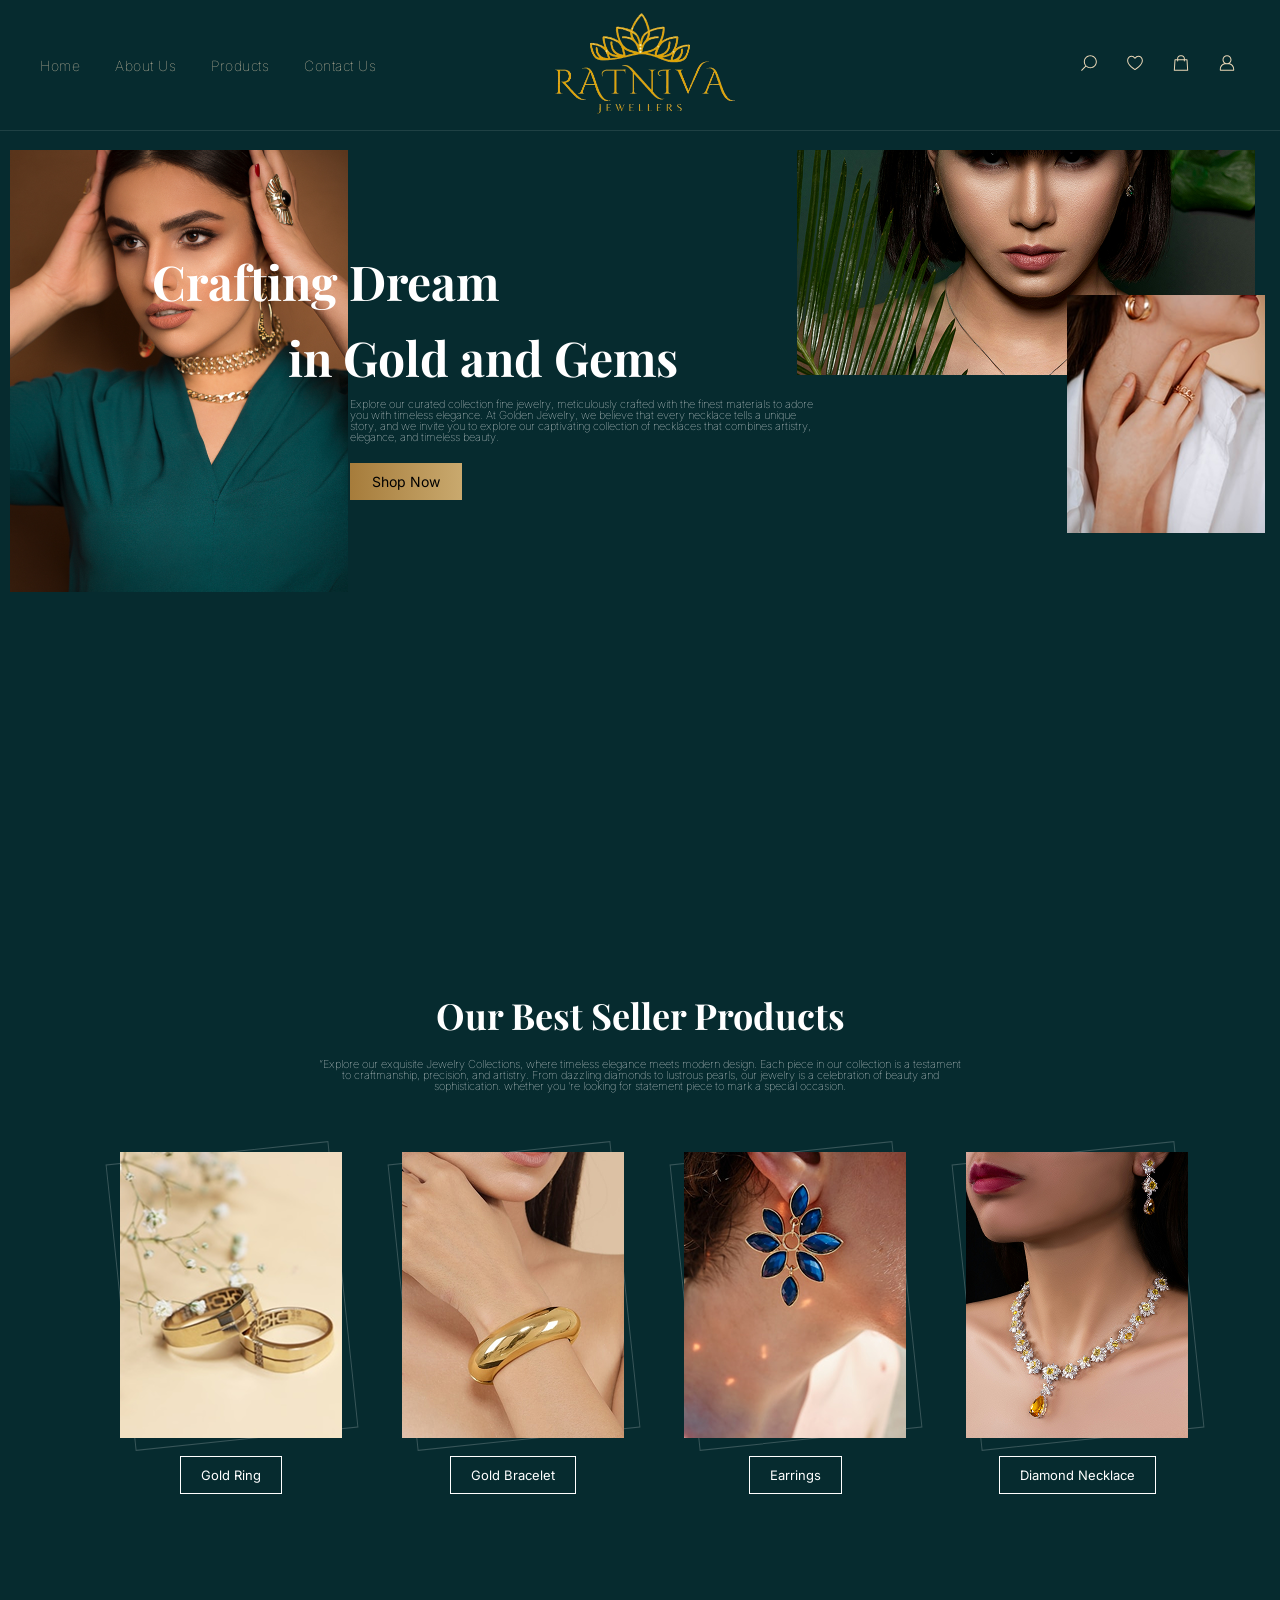
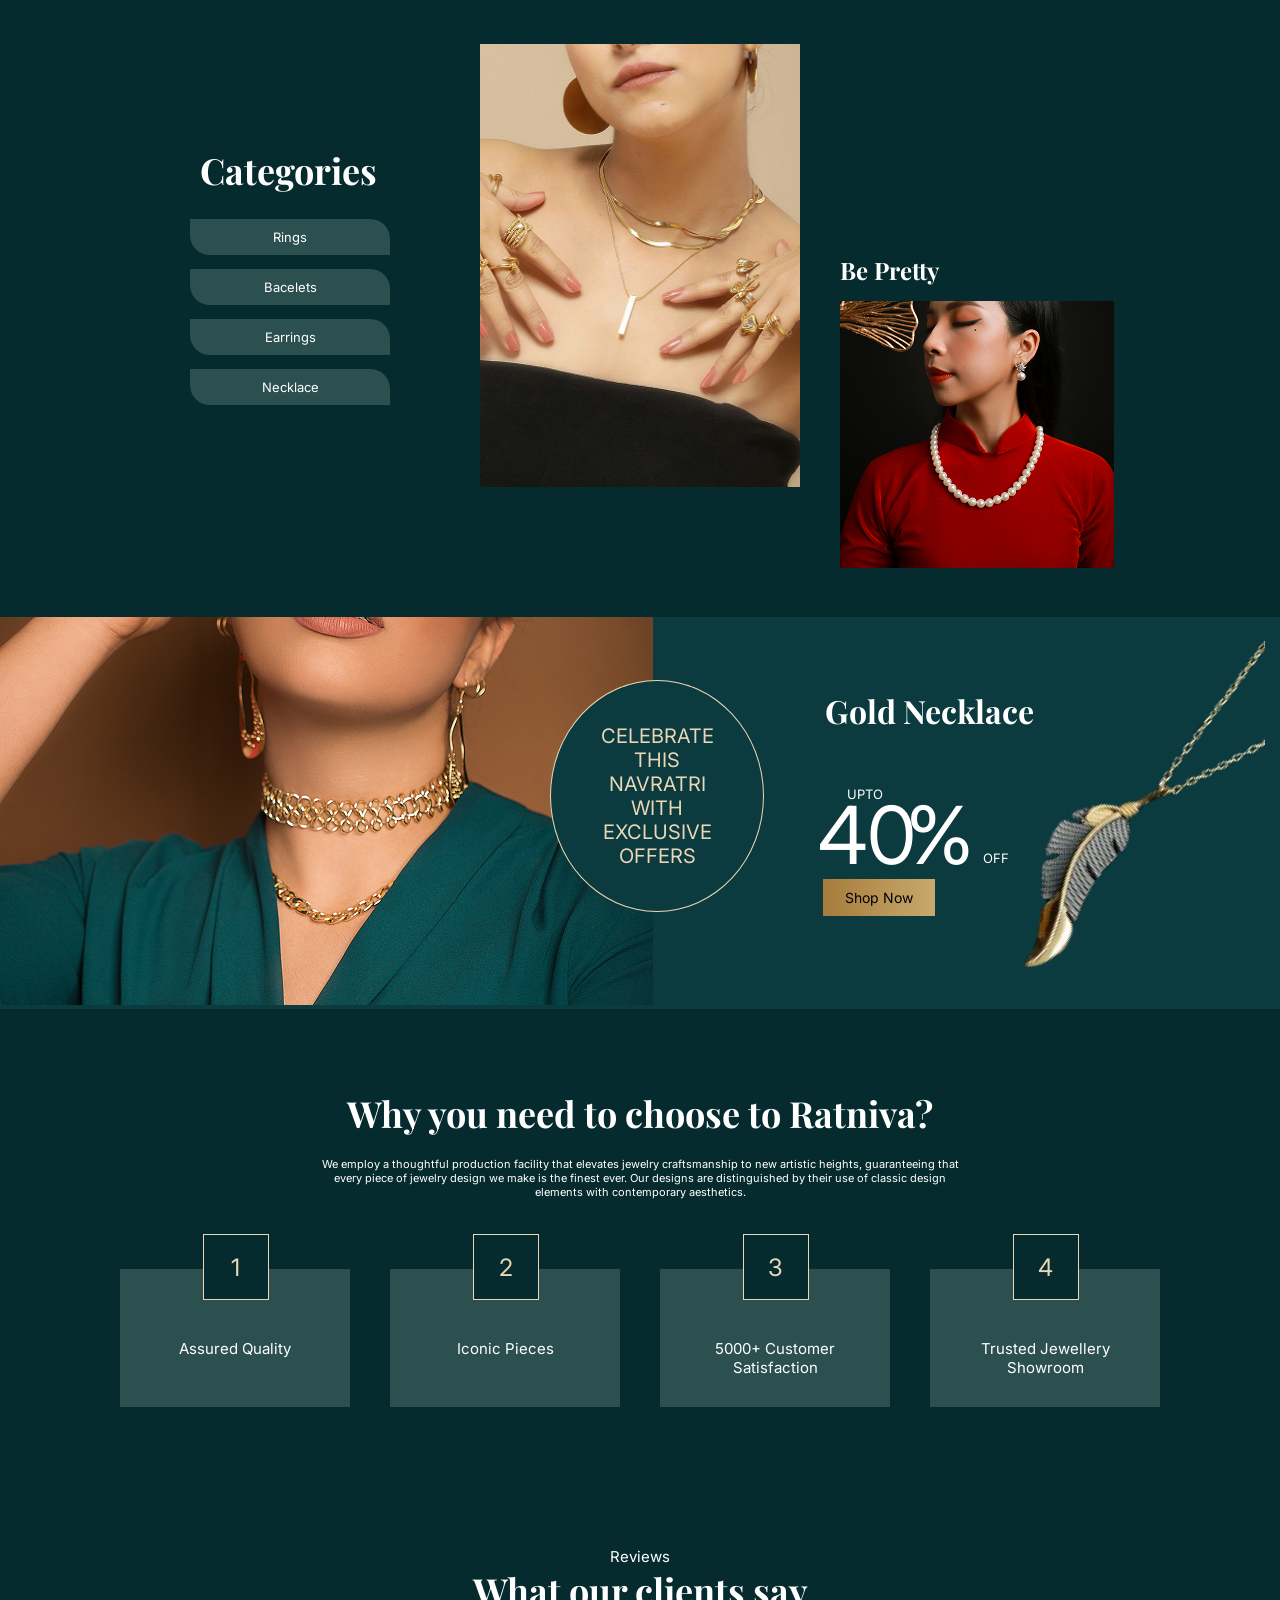
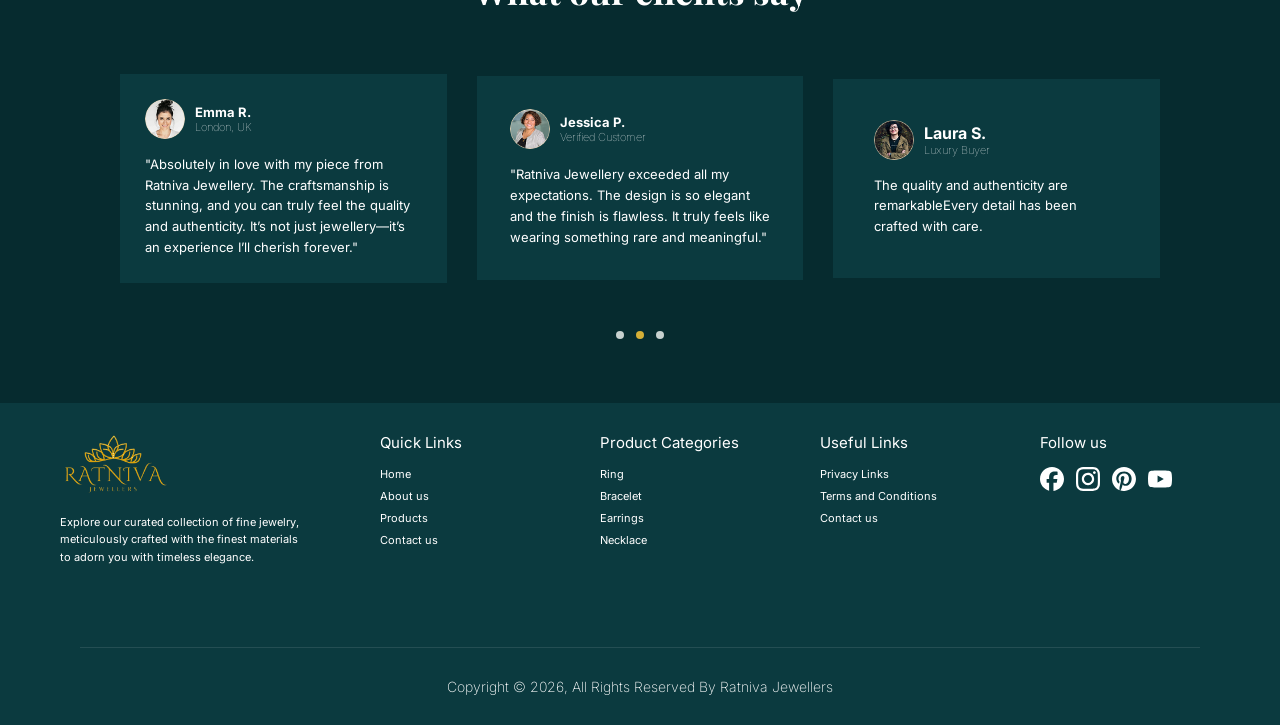
<file: index.html>
<!DOCTYPE html>
<html lang="en">
<head>
    <meta charset="UTF-8">
    <meta name="viewport" content="width=device-width, initial-scale=1.0">
    <title>Ratniva Jewellers</title>

    <link href="https://fonts.googleapis.com/css2?family=Playfair+Display:wght@400;600&family=Inter:wght@300;400;500&display=swap" rel="stylesheet">
    <link rel="stylesheet" href="style.css">
    
</head>
<body>
    <header>

        <nav class="navbar">
            <div class="nav-left">
                <a href="index.html">Home</a>
                <a href="about.html">About Us</a>
                <a href="product.html">Products</a>
                <a href="contact.html">Contact Us</a>
            </div>

            <div class="nav-logo">
                <img src="images/logo.png" alt="Ratniva Jewellers logo">
            </div>

            <div class="nav-right">
                <a href="#"> <img src="images/search.svg" class="icon"></a>
                <a href="#"> <img src="images/heart.svg" class="icon"></a>
                <a href="#"> <img src="images/bag.svg" class="icon"></a>
                <a href="#"> <img src="images/user.svg" class="icon"></a>
            </div>
        </nav>
    </header>

     <section class="hero">

        <div class="hero-cointainer">

            <div class="hero-left-img">
                <img src="images/left img.png" alt="left image">
            </div>

            <div class="hero-content">
                <h1>
                    Crafting Dream <br>
                    <span>in Gold and Gems</span>
                </h1>

                <p>
                   Explore our curated collection fine jewelry, meticulously crafted with the finest materials to adore you with timeless elegance. At Golden Jewelry, we believe that every necklace tells a unique story, and we invite you to explore our captivating collection of necklaces that combines artistry, elegance, and timeless beauty.
                </p>
                <a href="#" class="hero-btn">Shop Now</a>
            </div>
            <div class="hero-right-image"></div>
            <img src="images/img top.png" class="img-top">
            <img src="images/img bottom.png" class="img-bottom">
        </div>

    </section>

    <section class="best-seller">

        <h2 class="section-title">Our Best Seller Products</h2>
        
        <p class="section-desc">
            “Explore our exquisite Jewelry Collections, where timeless elegance meets modern design. Each piece in our collection is a 
             testament to craftmanship, precision, and artistry. From dazzling diamonds to lustrous pearls, our jewelry is a celebration of
            beauty and sophistication. whether you ‘re looking for statement piece to mark a special occasion. 
        </p>
        
        <div class="products">
            
            <div class="product-card">
                <div class="card-frame"></div>
                <img src="images/ring.png" alt="">
                <!-- <img src="images/heart.svg" class="wishlist" alt=""> -->
                <a href="#" class="product-btn">Gold Ring</a>
            </div>

            <div class="product-card">
                <div class="card-frame"></div>
                <img src="images/bracelet.png" alt="">
                <!-- <img src="images/heart.svg" class="wishlist" alt=""> -->
                <a href="#" class="product-btn">Gold Bracelet</a>
            </div>

            <div class="product-card">
                <div class="card-frame"></div>
                <img src="images/earring.png" alt="">
                <!-- <img src="images/heart.svg" class="wishlist" alt=""> -->
                <a href="#" class="product-btn">Earrings</a>
            </div>

            <div class="product-card">
                <div class="card-frame"></div>
                <img src="images/necklace.png" alt="">
                <!-- <img src="images/heart.svg" class="wishlist" alt=""> -->
                <a href="#" class="product-btn">Diamond Necklace</a>
            </div>

        </div>
    </section>

    <section class="categories-section">

        <div class="categories-cointainer">

            <div class="categories-left">
                <h2>Categories</h2>
                <div class="categories-list">
                    <a href="#">Rings</a>
                    <a href="#">Bacelets</a>
                    <a href="#">Earrings</a>
                    <a href="#">Necklace</a>
                </div>
            </div>

            <div class="categories-center">
            <img src="images/model1.png" alt="">
            </div>

            <div class="categories-right">
                <h3>Be Pretty</h3>
                <img src="images/model2.png" alt="">
            </div>
        </div>
    </section>

    <section class="offer-section">
        <div class="offer-cointainer">

        <div class="offer-left">
            <img src="images/offer-left.jpg" alt="">
        </div>

        <div class="offer-circle">
            <p>
                CELEBRATE <br>
                THIS <br>
                NAVRATRI <br>
                WITH <br>
                EXCLUSIVE <br>
                OFFERS
            </p>
        </div>

        <div class="offer-right">
            <h2>Gold Necklace</h2>
            <p class="upto">UPTO</p>
            <h class="discount">40 <span>%</span></h>
            <p class="off">OFF</p>
            <a href="#" class="offer-btn">Shop Now</a>
            <img src="images/product.png" alt="" class="product-img">
        </div>

        </div>
    </section>

    <section class="why-section">
        <h2 class="why-title">Why you need to choose to Ratniva?</h2>
        <p class="why-desc">
            We employ a thoughtful production facility that elevates jewelry craftsmanship to new artistic heights, guaranteeing that every piece of jewelry design we make is the finest ever. Our designs are distinguished by their use of classic design elements with contemporary aesthetics.
        </p>

        <div class="why-cointainer">
            <div class="why-card">
                <div class="number">1</div>
                <p>Assured Quality</p>
            </div>

            <div class="why-card">
                <div class="number">2</div>
                <p>Iconic Pieces</p>
            </div>

            <div class="why-card">
                <div class="number">3</div>
                <p>5000+ Customer Satisfaction</p>
            </div>

            <div class="why-card">
                <div class="number">4</div>
                <p>Trusted Jewellery Showroom</p>
            </div>

        </div>
    </section>

    <section class="review-section">
        
        <p class="review-sub">Reviews</p>
        <h2 class="review-title">What our clients say</h2>

        <div class="review-cointainer">

            <div class="review-card">
                <div class="review-top">
                 <img src="images/user1.png">
                <div>
                 <h4>Emma R.</h4>
                <p class="small">London, UK</p>
                </div>   
                </div>
                <p class="review-text">
                    "Absolutely in love with my piece from Ratniva Jewellery. The craftsmanship is stunning, and you can truly feel the quality and authenticity. It’s not just jewellery—it’s an experience I’ll cherish forever."
                </p>
            </div>

                <div class="review-card-center">
                  <div class="review-top">
                    <img src="images/user2.png">
                    <div>
                        <h4>Jessica P.</h4>
                        <p class="small">Verified Customer</p>
                    </div>
                  </div>
                  <p class="review-text">
                       "Ratniva Jewellery exceeded all my expectations. The design is so elegant and the finish is flawless. It truly feels like wearing something rare and meaningful."
                  </p>
                </div>

                <div class="review-card-last">
                    <div class="review-top">
                        <img src="images/user3.png">
                        <div>
                            <h4>Laura S.</h4>
                            <p class="small">Luxury Buyer</p>
                        </div>
                    </div>
                    <p class="review-text">
                         The quality and authenticity are remarkableEvery detail has been crafted with care.
                    </p>
                </div>
        </div>
        <div class="dots">
            <span></span>
            <span class="active"></span>
            <span></span>
        </div>

    </section>

   <footer class="footer">

    <div class="footer-cointainer">

        <div class="footer-col footer-brand">
            <img src="images/logo.png" class="footer-logo">
            <p>
                  Explore our curated collection of fine jewelry, 
                meticulously crafted with the finest materials 
                 to adorn you with timeless elegance.
            </p>
        </div>
        <div class="footer-col">
            <h3>Quick Links</h3>
            <ul>
                <li><a href="index.html">Home</a></li>
                <li><a href="about.html">About us</a></li>
                <li><a href="product.html">Products</a></li>
                <li><a href="contact.html">Contact us</a></li>
            </ul>
        </div>
        <div class="footer-col">
            <h3>Product Categories</h3>
            <ul>
                <li><a href="#">Ring</a></li>
                <li><a href="#">Bracelet</a></li>
                <li><a href="#">Earrings</a></li>
                <li><a href="#">Necklace</a></li>
            </ul>
        </div>
        <div class="footer-col">
            <h3>Useful Links</h3>
            <ul>
                <li><a href="#">Privacy Links</a></li>
                <li><a href="#">Terms and Conditions</a></li>
                <li><a href="#">Contact us</a></li>
            </ul>
        </div>
        <div class="footer-col">
            <h3>Follow us</h3>
            <div class="social-links">
                <img src="images/Social-4.svg">
                <img src="images/Social-1.svg">
                <img src="images/Social-2.svg">
                <img src="images/Social-3.svg">
            </div>
        </div>
    </div>

    <div class="footer-bottom">
        Copyright &copy; 2026, All Rights Reserved By Ratniva Jewellers
    </div>
   </footer>
    
</body>
</html>
</file>
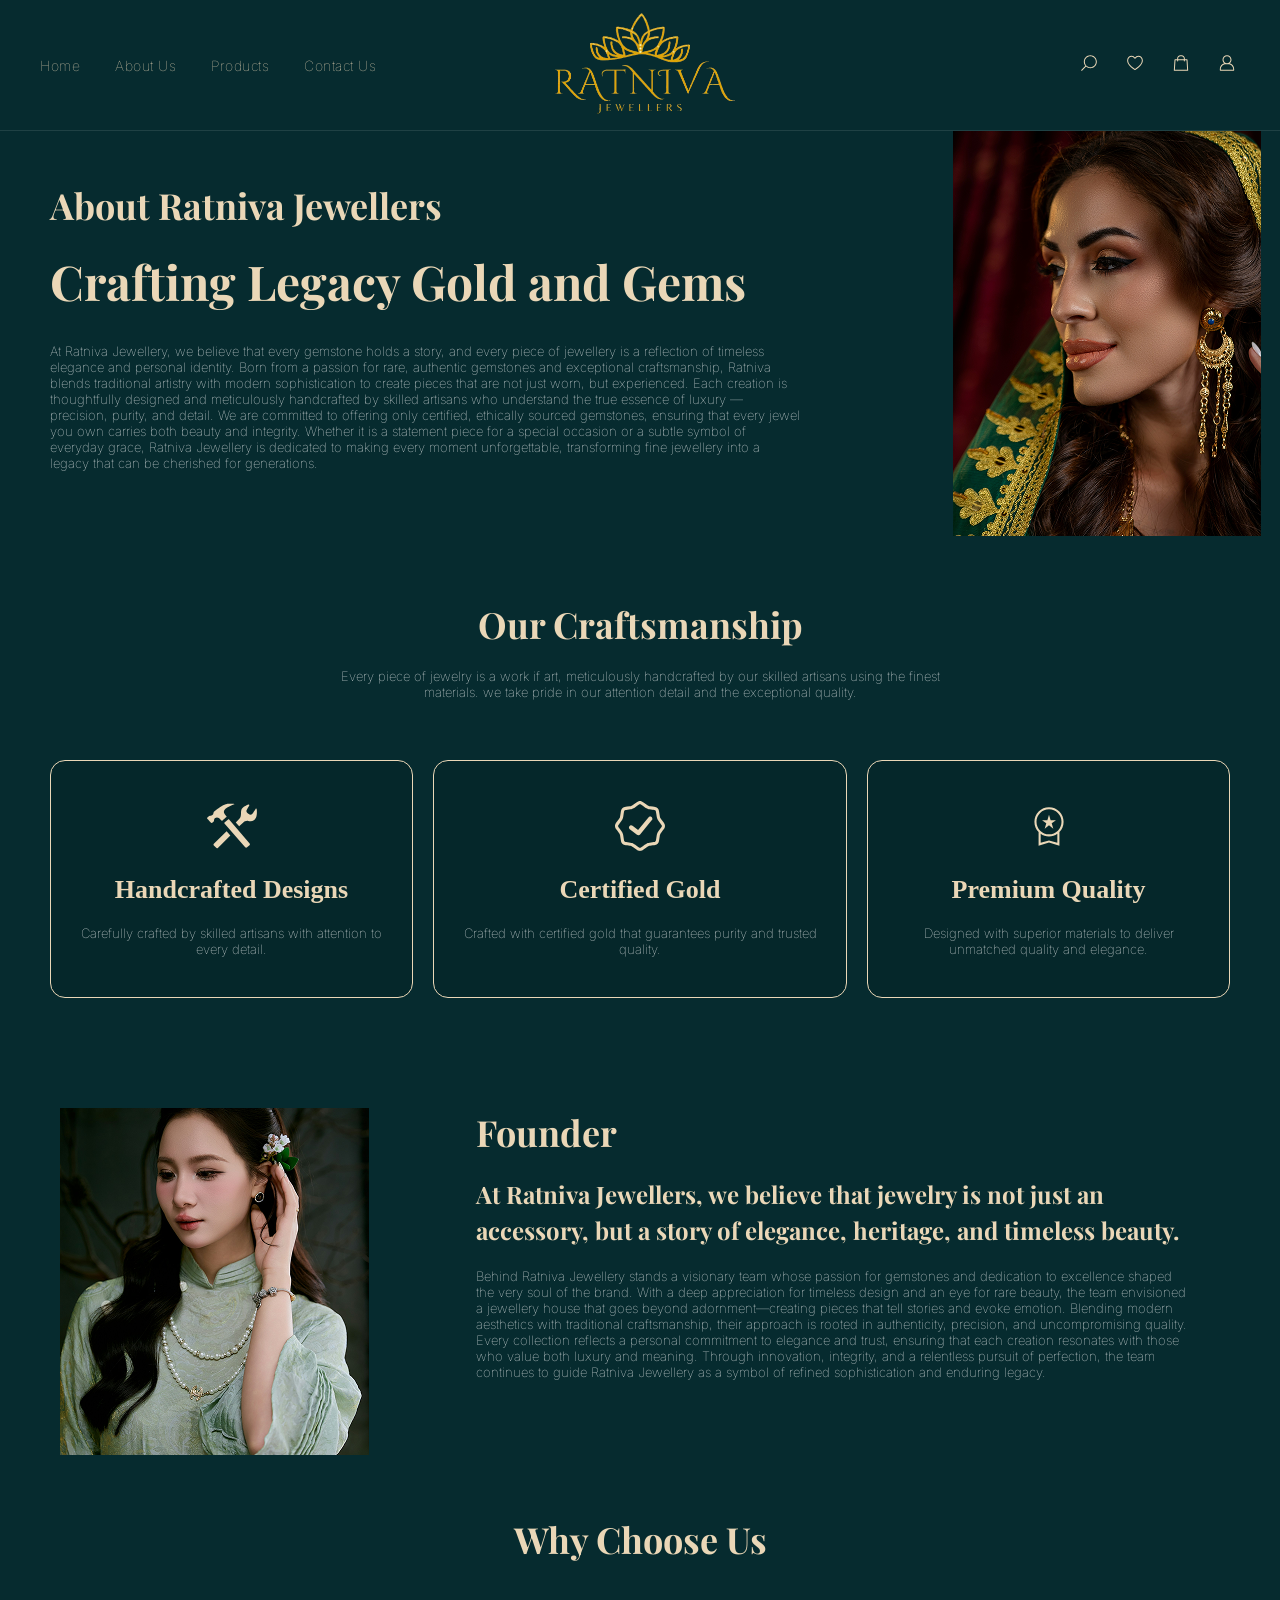
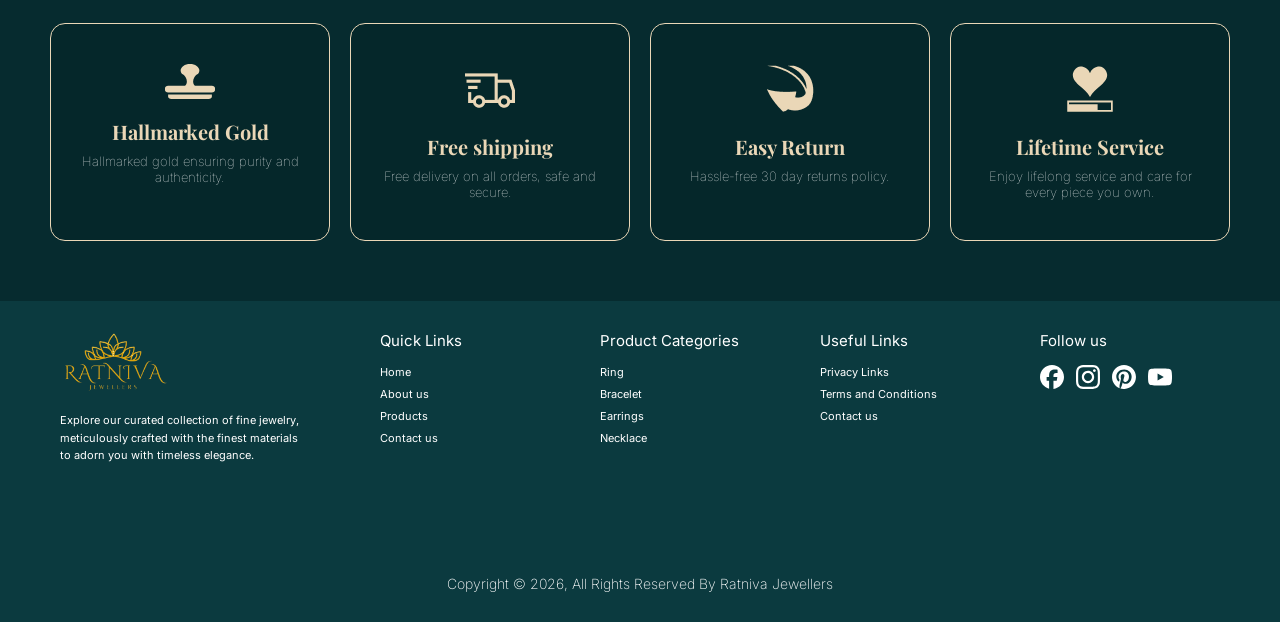
<file: about.html>
<!DOCTYPE html>
<html lang="en">
<head>
    <meta charset="UTF-8">
    <meta name="viewport" content="width=device-width, initial-scale=1.0">
    <title>About Us</title>

    <link href="https://fonts.googleapis.com/css2?family=Playfair+Display:wght@400;600&family=Inter:wght@300;400;500&display=swap" rel="stylesheet">
    <link rel="stylesheet" href="about.css">

</head>
<body>
     <header>

        <nav class="navbar">
            <div class="nav-left">
                <a href="index.html">Home</a>
                <a href="about.html">About Us</a>
                <a href="product.html">Products</a>
                <a href="contact.html">Contact Us</a>
            </div>

            <div class="nav-logo">
                <img src="images/logo.png" alt="Ratniva Jewellers logo">
            </div>

            <div class="nav-right">
                <a href="#"> <img src="images/search.svg" class="icon"></a>
                <a href="#"> <img src="images/heart.svg" class="icon"></a>
                <a href="#"> <img src="images/bag.svg" class="icon"></a>
                <a href="#"> <img src="images/user.svg" class="icon"></a>
            </div>
        </nav>
    </header>

    <section class="about-hero">
        <div class="about-hero-cointainer">

            <div class="about-left">
                <h3>About Ratniva Jewellers</h3>
                <h1>
                    Crafting Legacy Gold and Gems
                </h1>
                <p>
                    At Ratniva Jewellery, we believe that every gemstone holds a story, and every piece of jewellery is a reflection of timeless elegance and personal identity. Born from a passion for rare, authentic gemstones and exceptional craftsmanship, Ratniva blends traditional artistry with modern sophistication to create pieces that are not just worn, but experienced. Each creation is thoughtfully designed and meticulously handcrafted by skilled artisans who understand the true essence of luxury — precision, purity, and detail. We are committed to offering only certified, ethically sourced gemstones, ensuring that every jewel you own carries both beauty and integrity. Whether it is a statement piece for a special occasion or a subtle symbol of everyday grace, Ratniva Jewellery is dedicated to making every moment unforgettable, transforming fine jewellery into a legacy that can be cherished for generations.
                </p>
            </div>
            <div class="about-right">
                <img src="images/about-hero.png" alt="">
            </div>

        </div>
    </section>

     <section class="craft-section">
        <h2 class="craft-title">Our Craftsmanship</h2>
        <p class="craft-desc">
            Every piece of jewelry is a work if art, meticulously handcrafted by our skilled artisans using the finest
            materials. we take pride in our attention detail and the exceptional quality.
        </p>
        <div class="craft-cointainer">

            <div class="craft-card">
                <img src="images/handcraft.svg" alt="" class="craft-icon">
                <h3>Handcrafted Designs</h3>
                <p>Carefully crafted by skilled artisans with attention to every detail. </p>
            </div>

            <div class="craft-card">
                <img src="images/certified.svg" alt="" class="craft-icon">
                <h3>Certified Gold</h3>
                <p>Crafted with certified gold that guarantees purity and trusted quality.</p>
            </div>

            <div class="craft-card">
                <img src="images/premium.svg" alt="" class="craft-icon">
                <h3>Premium Quality</h3>
                <p>Designed with superior materials to deliver unmatched quality and elegance.</p>
            </div>
        </div>
    </section>

    <section class="founder-section">
        <div class="founder-cointainer">

            <div class="founder-left">
                <img src="images/founder.png" alt="">
            </div>

            <div class="founder-right">
                <h3 class="founder-title">Founder</h3>
                <!-- <img src="images/decor-line.png" alt="" class="decor-line"> -->
                <h2 class="founder-heading">
                    At Ratniva Jewellers, we believe that jewelry is not just an accessory,
                    but a story of elegance, heritage, and timeless beauty. 
                </h2>
                <p class="founder-text">
                    Behind Ratniva Jewellery stands a visionary team whose passion for gemstones and dedication to excellence shaped the very soul of the brand. With a deep appreciation for timeless design and an eye for rare beauty, the team envisioned a jewellery house that goes beyond adornment—creating pieces that tell stories and evoke emotion. Blending modern aesthetics with traditional craftsmanship, their approach is rooted in authenticity, precision, and uncompromising quality. Every collection reflects a personal commitment to elegance and trust, ensuring that each creation resonates with those who value both luxury and meaning. Through innovation, integrity, and a relentless pursuit of perfection, the team continues to guide Ratniva Jewellery as a symbol of refined sophistication and enduring legacy.
                </p>
            </div>

        </div>
    </section>

   

    <section class="choose-section">
        <h2 class="choose-title">Why Choose Us</h2>

        <div class="choose-cointainer">

            <div class="choose-card">
                <img src="images/stamp.svg" alt="" class="choose-icon">
                <h3>Hallmarked Gold</h3>
                <p>Hallmarked gold ensuring purity and authenticity.</p>
            </div>

             <div class="choose-card">
                <img src="images/shipping.png" alt="" class="choose-icon">
                <h3>Free shipping</h3>
                <p>Free delivery on all orders, safe and secure.</p>
            </div>

             <div class="choose-card">
                <img src="images/return.png" alt="" class="choose-icon">
                <h3>Easy Return</h3>
                <p>Hassle-free 30 day returns policy.</p>
            </div>

             <div class="choose-card">
                <img src="images/lifetime.svg" alt="" class="choose-icon">
                <h3>Lifetime Service</h3>
                <p>Enjoy lifelong service and care for every piece you own.</p>
            </div>
        </div>
    </section>

    
   <footer class="footer">

    <div class="footer-cointainer">

        <div class="footer-col footer-brand">
            <img src="images/logo.png" class="footer-logo">
            <p>
                  Explore our curated collection of fine jewelry, 
                meticulously crafted with the finest materials 
                 to adorn you with timeless elegance.
            </p>
        </div>
        <div class="footer-col">
            <h3>Quick Links</h3>
            <ul>
                <li><a href="index.html">Home</a></li>
                <li><a href="about.html">About us</a></li>
                <li><a href="product.html">Products</a></li>
                <li><a href="contact.html">Contact us</a></li>
            </ul>
        </div>
        <div class="footer-col">
            <h3>Product Categories</h3>
            <ul>
                <li><a href="#">Ring</a></li>
                <li><a href="#">Bracelet</a></li>
                <li><a href="#">Earrings</a></li>
                <li><a href="#">Necklace</a></li>
            </ul>
        </div>
        <div class="footer-col">
            <h3>Useful Links</h3>
            <ul>
                <li><a href="#">Privacy Links</a></li>
                <li><a href="#">Terms and Conditions</a></li>
                <li><a href="#">Contact us</a></li>
            </ul>
        </div>
        <div class="footer-col">
            <h3>Follow us</h3>
            <div class="social-links">
                <img src="images/Social-4.svg">
                <img src="images/Social-1.svg">
                <img src="images/Social-2.svg">
                <img src="images/Social-3.svg">
            </div>
        </div>
    </div>

    <div class="footer-bottom">
        Copyright &copy; 2026, All Rights Reserved By Ratniva Jewellers
    </div>
   </footer>
    
</body>
</html>
</file>
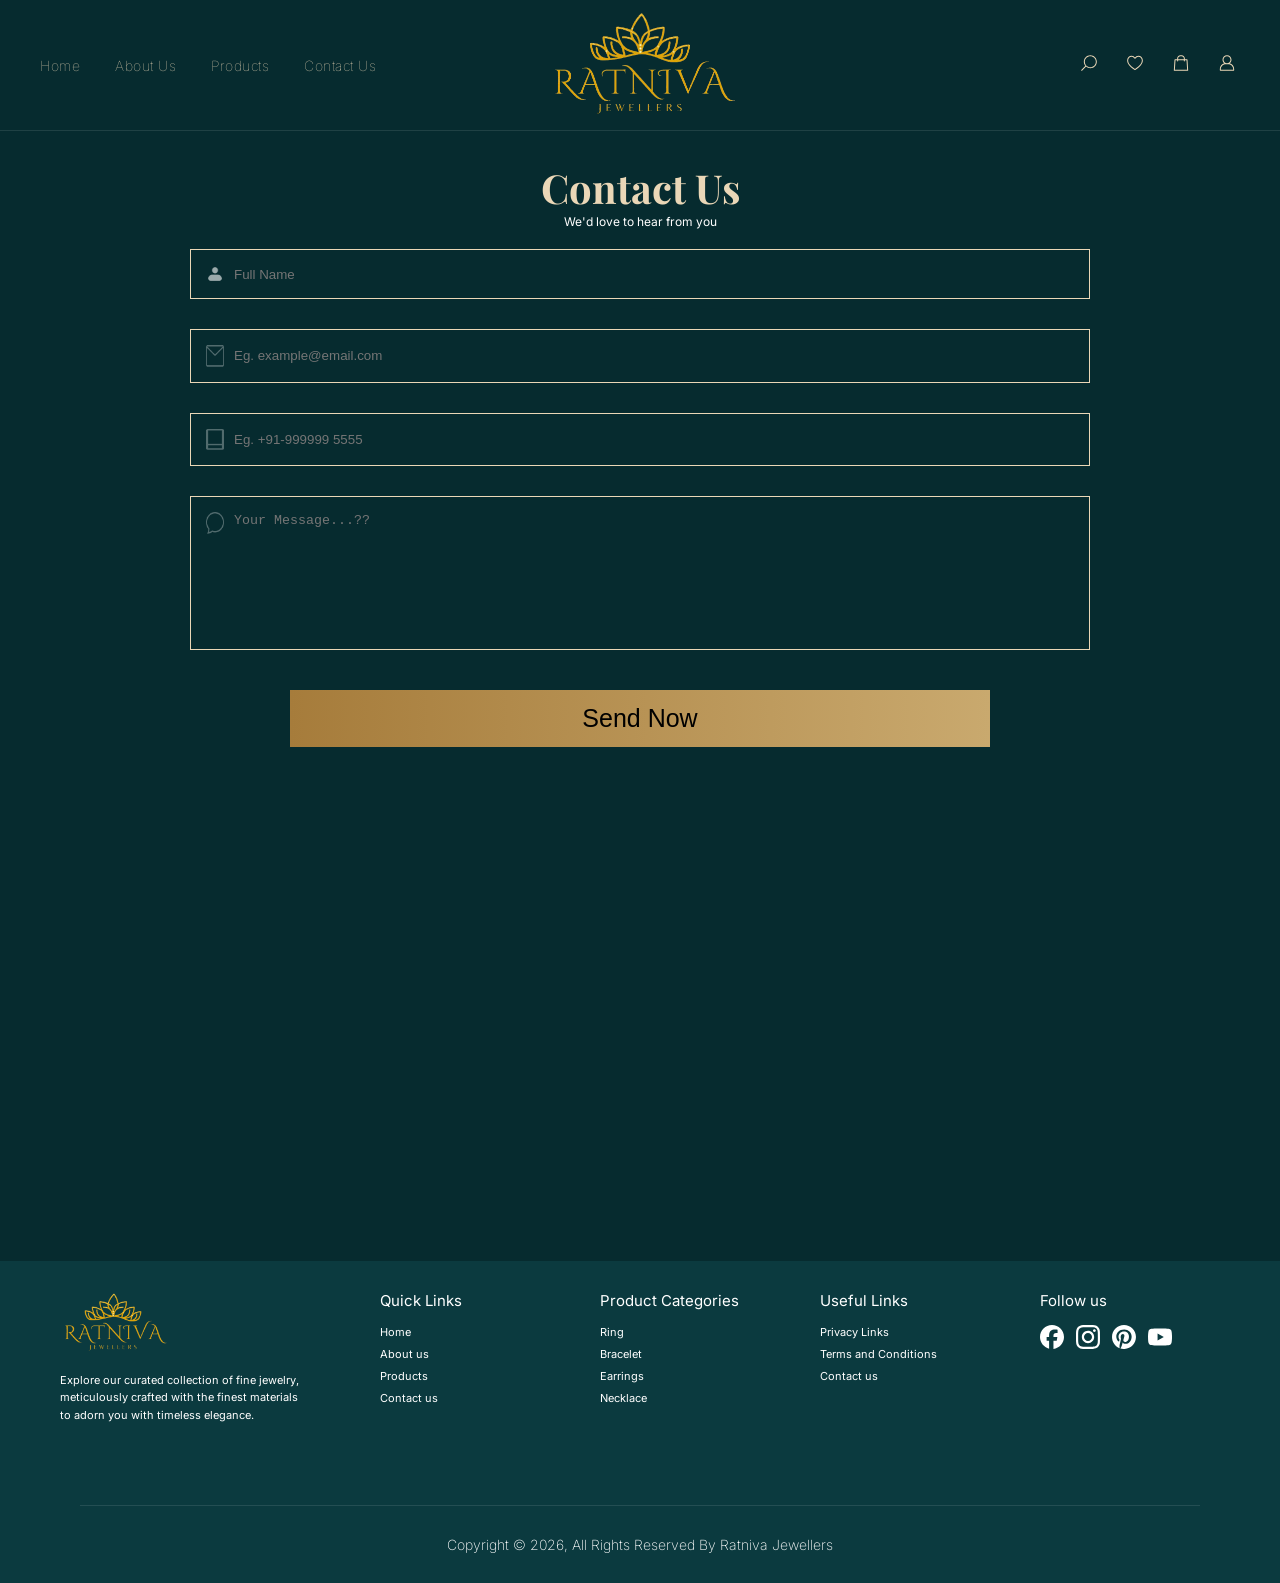
<file: contact.html>
<!DOCTYPE html>
<html lang="en">
<head>
    <meta charset="UTF-8">
    <meta name="viewport" content="width=device-width, initial-scale=1.0">
    <title>Contact Us</title>

    <link href="https://fonts.googleapis.com/css2?family=Playfair+Display:wght@400;600&family=Inter:wght@300;400;500&display=swap" rel="stylesheet">
    <link rel="stylesheet" href="contact.css">

</head>
<body>
    <header>

        <nav class="navbar">
            <div class="nav-left">
                <a href="index.html">Home</a>
                <a href="about.html">About Us</a>
                <a href="product.html">Products</a>
                <a href="#">Contact Us</a>
            </div>

            <div class="nav-logo">
                <img src="images/logo.png" alt="Ratniva Jewellers logo">
            </div>

            <div class="nav-right">
                <a href="#"> <img src="images/search.svg" class="icon"></a>
                <a href="#"> <img src="images/heart.svg" class="icon"></a>
                <a href="#"> <img src="images/bag.svg" class="icon"></a>
                <a href="#"> <img src="images/user.svg" class="icon"></a>
            </div>
        </nav>
    </header>

    <section class="contact">

        <h2 class="contact-title">Contact Us</h2>
        <p class="subtitle">We'd love to hear from you</p>

        <form class="contact-form">

            <div class="input-box">
                <img src="images/avtar.png" alt="">
                <input type="text" placeholder="Full Name">
            </div>

            <div class="input-box">
                <img src="images/mail.png" alt="">
                <input type="text" placeholder="Eg. example@email.com">
            </div>

            <div class="input-box">
                <img src="images/phone.png" alt="">
                <input type="text" placeholder="Eg. +91-999999 5555">
            </div>
            
            <div class="input-box-textarea">
                <img src="images/text.png" alt="">
                <textarea placeholder="Your Message...??"></textarea>
            </div>

            <button class="submit-btn">Send Now</button>
        </form>
    </section>

    <section class="map-section">
        <div class="map-cointainer">
        <iframe src="https://www.google.com/maps/embed?pb=!1m18!1m12!1m3!1d1903.3124818624733!2d78.4052534281625!3d17.429776771601436!2m3!1f0!2f0!3f0!3m2!1i1024!2i768!4f13.1!3m3!1m2!1s0x3bcb9100ed501ab3%3A0xa69fec4f2043e060!2sRATNIKA%20JEWELLERS!5e0!3m2!1sen!2sin!4v1776602780461!5m2!1sen!2sin" width="800" height="400" style="border:0;" allowfullscreen="" loading="lazy" referrerpolicy="no-referrer-when-downgrade"></iframe>
        </div>
    </section>

     <footer class="footer">

    <div class="footer-cointainer">

        <div class="footer-col footer-brand">
            <img src="images/logo.png" class="footer-logo">
            <p>
                  Explore our curated collection of fine jewelry, 
                meticulously crafted with the finest materials 
                 to adorn you with timeless elegance.
            </p>
        </div>
        <div class="footer-col">
            <h3>Quick Links</h3>
            <ul>
                <li><a href="index.html">Home</a></li>
                <li><a href="about.html">About us</a></li>
                <li><a href="#">Products</a></li>
                <li><a href="#">Contact us</a></li>
            </ul>
        </div>
        <div class="footer-col">
            <h3>Product Categories</h3>
            <ul>
                <li><a href="#">Ring</a></li>
                <li><a href="#">Bracelet</a></li>
                <li><a href="#">Earrings</a></li>
                <li><a href="#">Necklace</a></li>
            </ul>
        </div>
        <div class="footer-col">
            <h3>Useful Links</h3>
            <ul>
                <li><a href="#">Privacy Links</a></li>
                <li><a href="#">Terms and Conditions</a></li>
                <li><a href="#">Contact us</a></li>
            </ul>
        </div>
        <div class="footer-col">
            <h3>Follow us</h3>
            <div class="social-links">
                <img src="images/Social-4.svg">
                <img src="images/Social-1.svg">
                <img src="images/Social-2.svg">
                <img src="images/Social-3.svg">
            </div>
        </div>
    </div>

    <div class="footer-bottom">
        Copyright &copy; 2026, All Rights Reserved By Ratniva Jewellers
    </div>
   </footer>
   
</body>
</html>
</file>
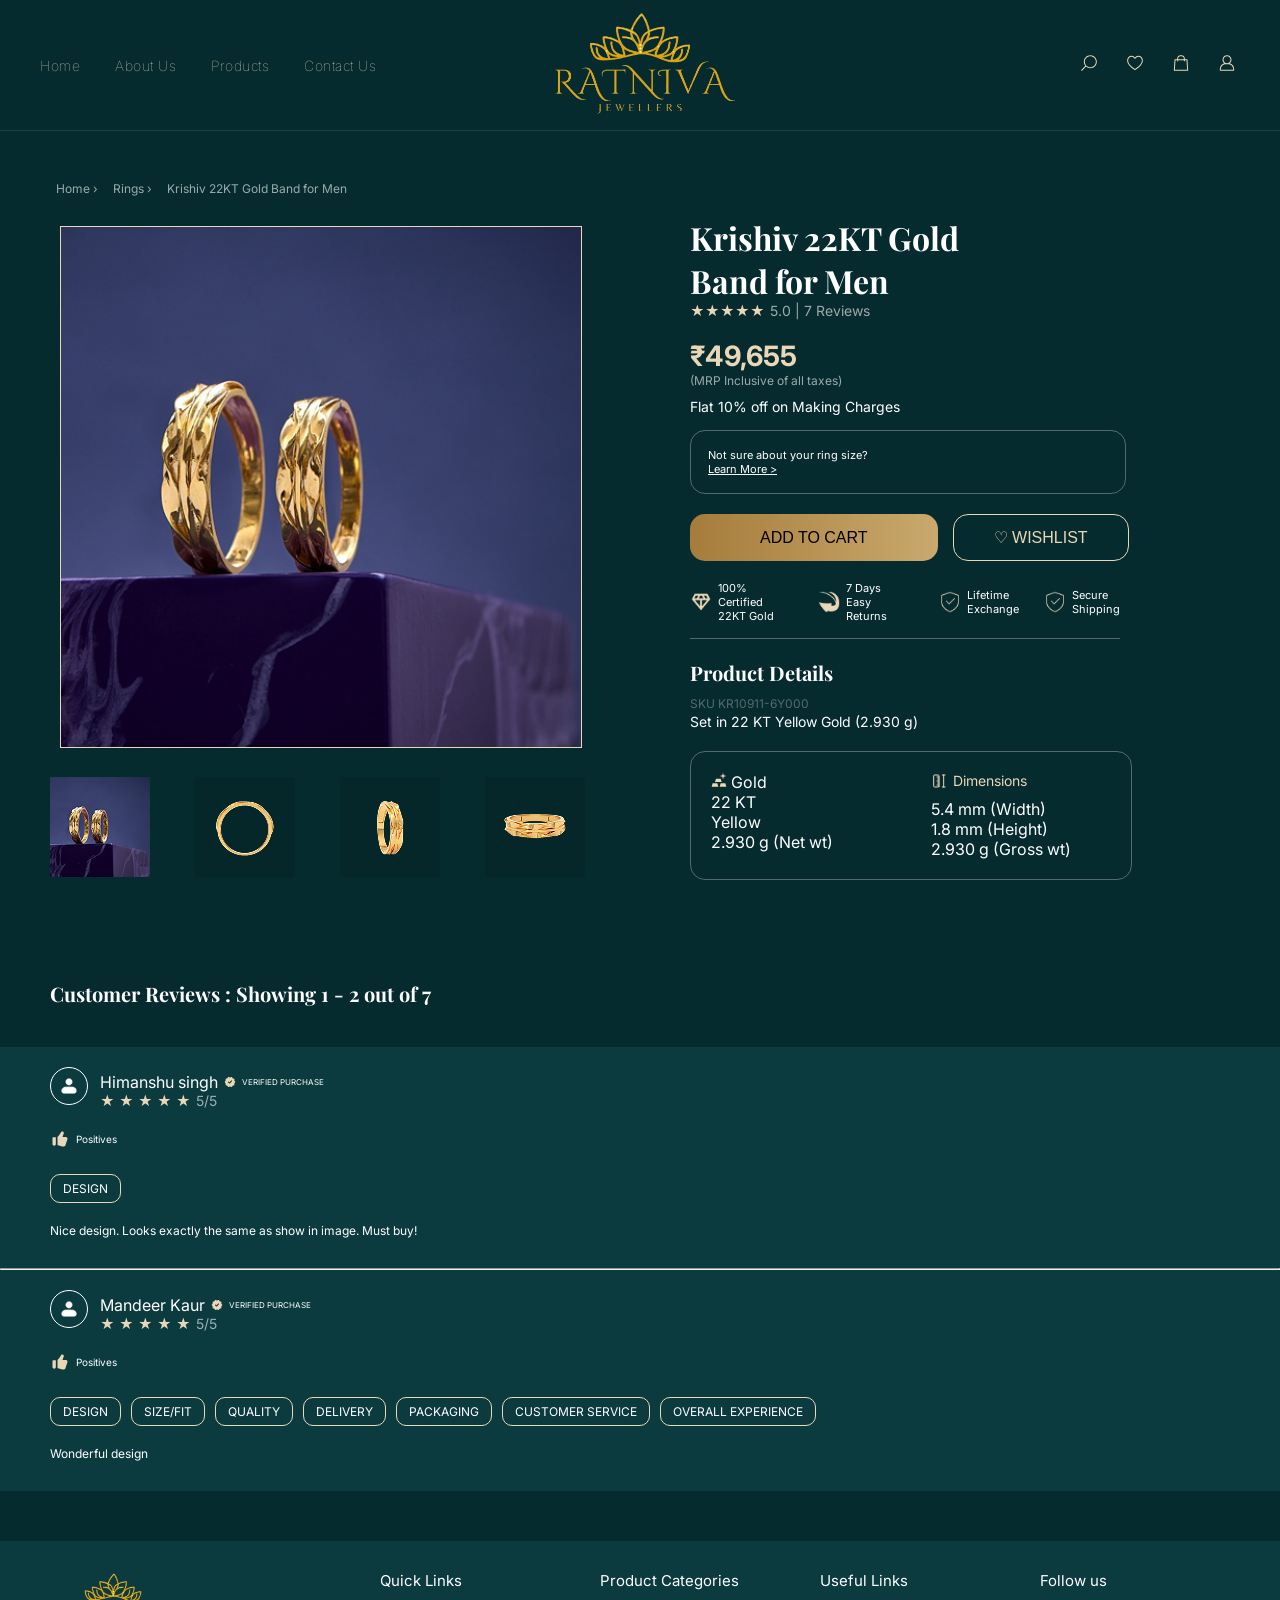
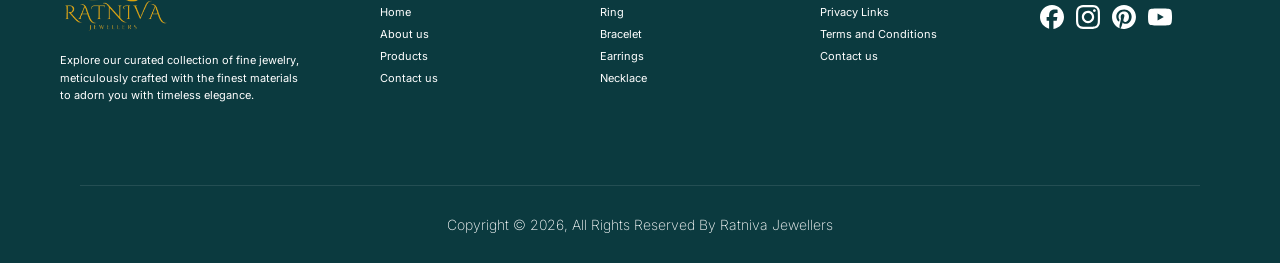
<file: description.html>
<!DOCTYPE html>
<html lang="en">
<head>
    <meta charset="UTF-8">
    <meta name="viewport" content="width=device-width, initial-scale=1.0">
    <title>Description</title>
    <link href="https://fonts.googleapis.com/css2?family=Playfair+Display:wght@400;600&family=Inter:wght@300;400;500&display=swap" rel="stylesheet">
    <link rel="stylesheet" href="description.css">
</head>
<body>
    
     <header>

        <nav class="navbar">
            <div class="nav-left">
                <a href="index.html">Home</a>
                <a href="about.html">About Us</a>
                <a href="product.html">Products</a>
                <a href="contact.html">Contact Us</a>
            </div>

            <div class="nav-logo">
                <img src="images/logo.png" alt="Ratniva Jewellers logo">
            </div>

            <div class="nav-right">
                <a href="#"> <img src="images/search.svg" class="icon"></a>
                <a href="#"> <img src="images/heart.svg" class="icon"></a>
                <a href="#"> <img src="images/bag.svg" class="icon"></a>
                <a href="#"> <img src="images/user.svg" class="icon"></a>
            </div>
        </nav>
    </header>

    <section class="description">

        <div class="breadcrumbs">
            <a href="index.html">Home ›</a>
            <a href="product.html">Rings ›</a>
            <span>Krishiv 22KT Gold Band for Men</span>
        </div>
        
        <div class="description-cointainer">

            <div class="description-left">
                <div class="main-image">
                    <img src="images/desc main 1.png" alt="">
                </div>

                <div class="thumbs">
                    <img src="images/thumb1.png" alt="">
                    <img src="images/thumb2.png" alt="">
                    <img src="images/thumb3.png" alt="">
                    <img src="images/thumb4.png" alt="">
                </div>

            </div>
            <div class="description-right">
                <h1>Krishiv 22KT Gold Band for Men</h1>
                <div class="rating">
                ★★★★★<span>5.0 | 7 Reviews</span>
                </div>

                <h2 class="price">₹49,655</h2>
                <p class="tax">(MRP Inclusive of all taxes)</p>
                <p class="offer">Flat 10% off on Making Charges</p>

                <div class="size-box">
                Not sure about your ring size?<span><br>Learn More ></span>
                </div>

                <div class="btn">
                    <button class="cart-btn">ADD TO CART</button>
                    <button class="wish-btn">♡ WISHLIST</button>
                </div>

                <div class="features">
                    <div class="feature-item">
                        <img src="images/feature1.png">
                        <span>100% Certified <br> 22KT Gold</span>
                    </div>
                    <div class="feature-item">
                        <img src="images/feature2.png">
                        <span>7 Days <br> Easy Returns</span>
                    </div>
                    <div class="feature-item">
                        <img src="images/feature3.png">
                        <span>Lifetime <br> Exchange</span>
                    </div>
                    <div class="feature-item">
                        <img src="images/feature3.png">
                        <span>Secure <br> Shipping</span>
                    </div>
                </div>

                <div class="details">
                    <h3>Product Details</h3>
                    <div class="detail-box1">
                    <p>SKU KR10911-6Y000</p>
                   <span>Set in 22 KT Yellow Gold (2.930 g)</span>
                    </div>

                    <div class="detail-box">

                        <div class="detail-item">
                            <div class="deatil-title">
                                <img src="images/gold icon.svg">
                                <span>Gold</span>
                                 </div>
                                <p>22 KT</p>
                                <p>Yellow</p>
                                <p>2.930 g (Net wt)</p>
                            </div>

                                <div class="detail-item">
                                    <div class="detail-title">
                                        <img src="images/dimen icon.svg" alt="">
                                        <span>Dimensions</span>
                                        </div>
                                        <p>5.4 mm (Width)</p>
                                        <p>1.8 mm (Height)</p>
                                        <p>2.930 g (Gross wt)</p>
                                    </div>     
                    </div>
                </div>
            </div>
        </div>
    </section>
    
    <section class="review">

        <h2 class="review-title">
            Customer Reviews : Showing 1 - 2 out of 7
        </h2>

        <div class="review-card">

            <div class="review-header">
                <img src="images/avtar.png" alt="" class="avtar">

                <div class="info">
                    <h3>
                        Himanshu singh
                        <img src="images/verified.svg" alt="" class="verified-icon">
                        <span class="verified-text">VERIFIED PURCHASE</span>
                    </h3>

                    <p class="rating">★ ★ ★ ★ ★<span>5/5</span></p>
                </div>
            </div>

            <div class="positive">
                <img src="images/thumbicon.svg" alt="" class="thumb-icon">
                <span>Positives</span>
            </div>

            <div class="tags">
                <span>DESIGN</span>
            </div>
             <p class="review-text">
                Nice design. Looks exactly the same as show in image. Must buy!
             </p>
        </div>

        <hr>

        <div class="review-card">

            <div class="review-header">
                <img src="images/avtar.png" alt="" class="avtar">

                <div class="info">
                    <h3>
                        Mandeer Kaur
                        <img src="images/verified.svg" alt="" class="verified-icon">
                        <span class="verified-text">VERIFIED PURCHASE</span>
                    </h3>

                    <p class="rating">★ ★ ★ ★ ★<span>5/5</span></p>
                </div>
            </div>

            <div class="positive">
                <img src="images/thumbicon.svg" alt="" class="thumb-icon">
                <span>Positives</span>
            </div>

            <div class="tags">
                <span>DESIGN</span>
                <span>SIZE/FIT</span>
                <span>QUALITY</span>
                <span>DELIVERY</span>
                <span>PACKAGING</span>
                <span>CUSTOMER SERVICE</span>
                <span>OVERALL EXPERIENCE</span>
            </div>

            <p class="review-text">
                Wonderful design
            </p>
            
        </div>
    </section>

     <footer class="footer">

    <div class="footer-cointainer">

        <div class="footer-col footer-brand">
            <img src="images/logo.png" class="footer-logo">
            <p>
                  Explore our curated collection of fine jewelry, 
                meticulously crafted with the finest materials 
                 to adorn you with timeless elegance.
            </p>
        </div>
        <div class="footer-col">
            <h3>Quick Links</h3>
            <ul>
                <li><a href="index.html">Home</a></li>
                <li><a href="about.html">About us</a></li>
                <li><a href="product.html">Products</a></li>
                <li><a href="contact.html">Contact us</a></li>
            </ul>
        </div>
        <div class="footer-col">
            <h3>Product Categories</h3>
            <ul>
                <li><a href="#">Ring</a></li>
                <li><a href="#">Bracelet</a></li>
                <li><a href="#">Earrings</a></li>
                <li><a href="#">Necklace</a></li>
            </ul>
        </div>
        <div class="footer-col">
            <h3>Useful Links</h3>
            <ul>
                <li><a href="#">Privacy Links</a></li>
                <li><a href="#">Terms and Conditions</a></li>
                <li><a href="#">Contact us</a></li>
            </ul>
        </div>
        <div class="footer-col">
            <h3>Follow us</h3>
            <div class="social-links">
                <img src="images/Social-4.svg">
                <img src="images/Social-1.svg">
                <img src="images/Social-2.svg">
                <img src="images/Social-3.svg">
            </div>
        </div>
    </div>

    <div class="footer-bottom">
        Copyright &copy; 2026, All Rights Reserved By Ratniva Jewellers
    </div>
   </footer>
</body>
</html>
</file>
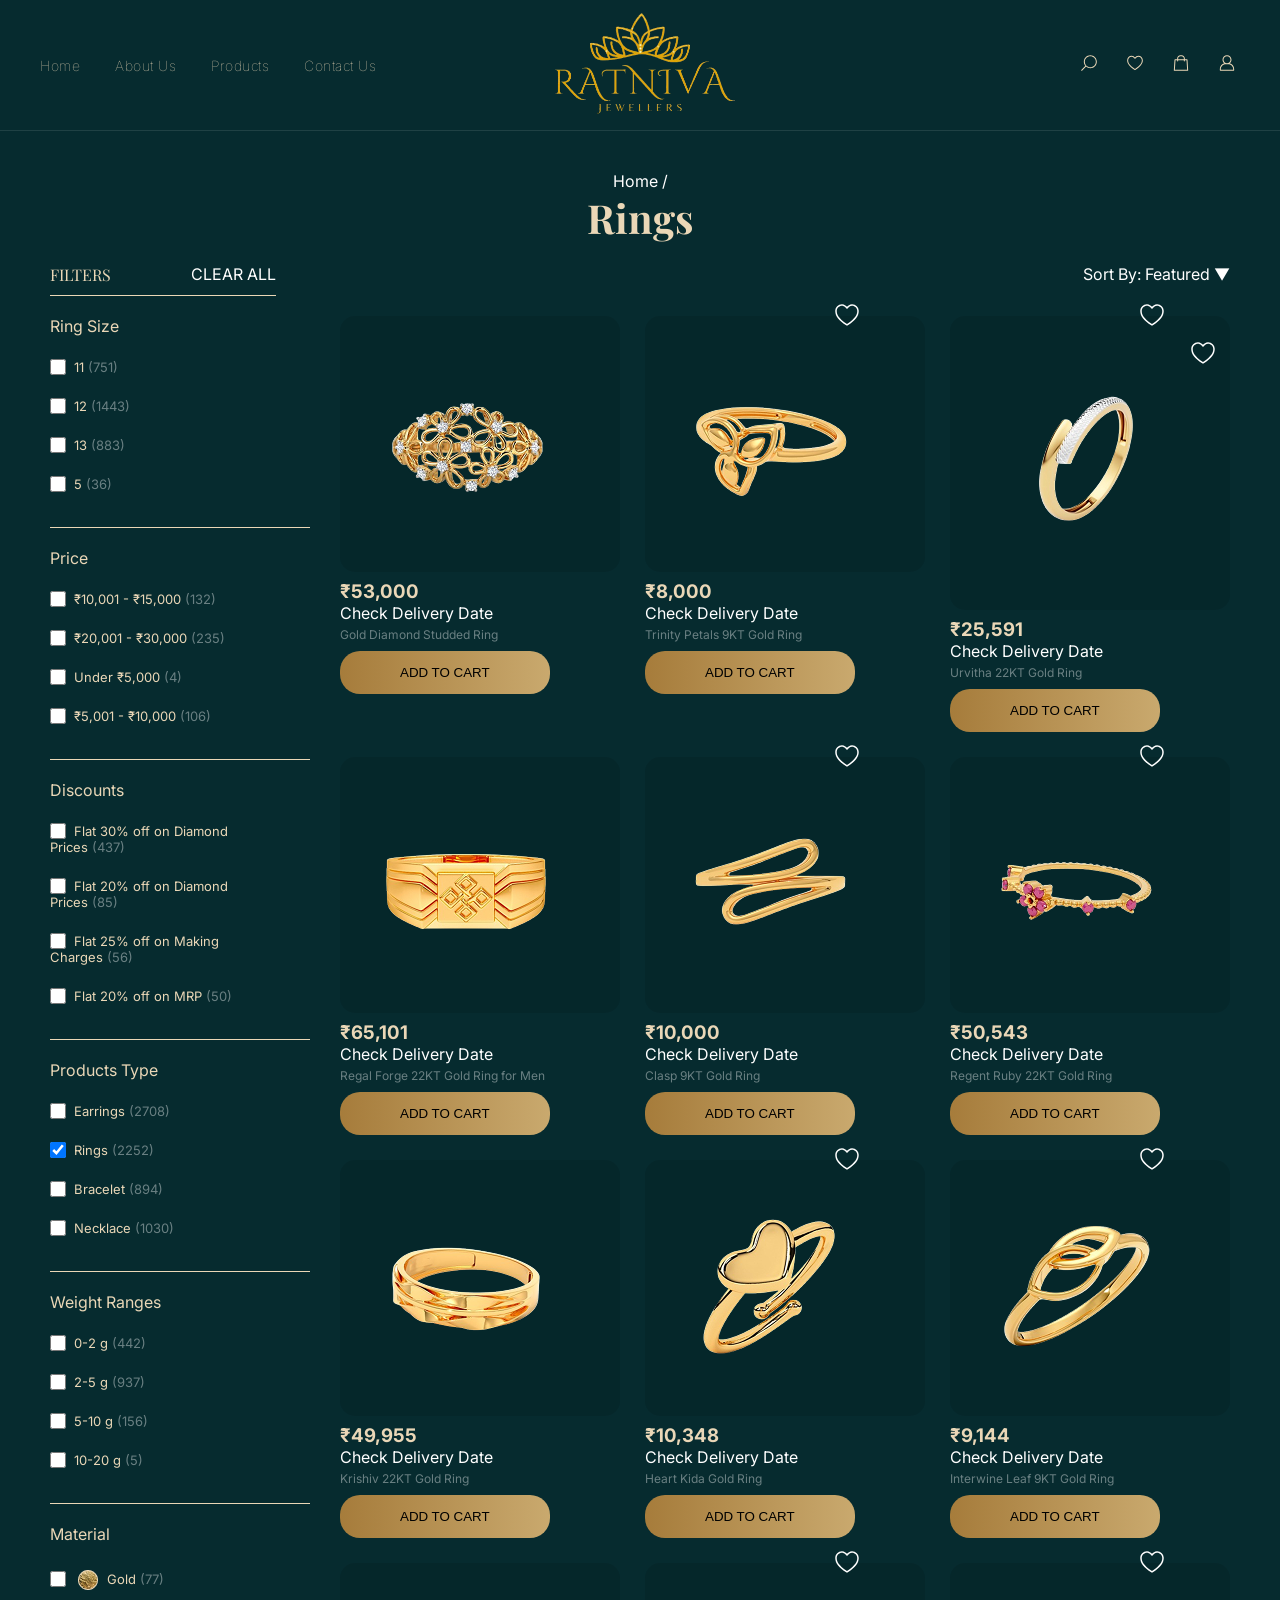
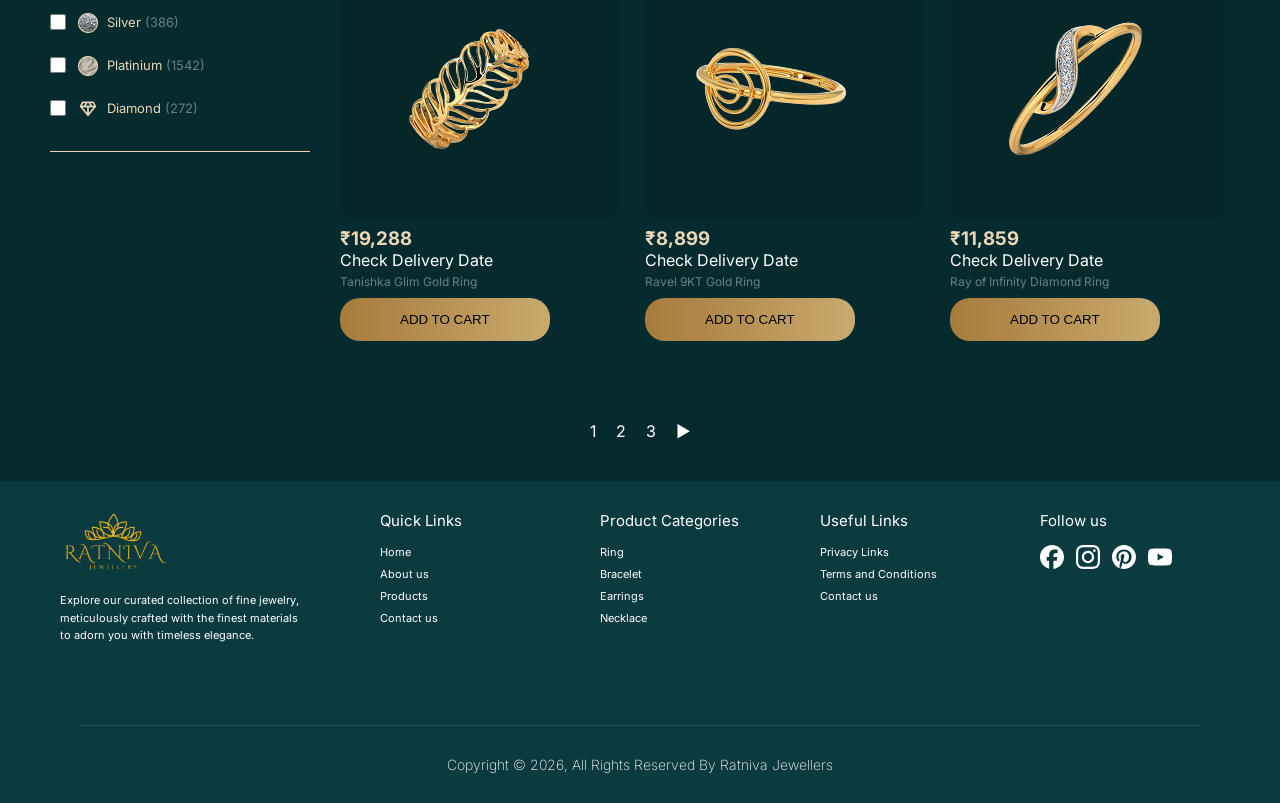
<file: product.html>
<!DOCTYPE html>
<html lang="en">
<head>
    <meta charset="UTF-8">
    <meta name="viewport" content="width=device-width, initial-scale=1.0">
    <title>Product</title>
</head>
<body>
    
    <link href="https://fonts.googleapis.com/css2?family=Playfair+Display:wght@400;600&family=Inter:wght@300;400;500&display=swap" rel="stylesheet">
    <link rel="stylesheet" href="product.css">

      <header>

        <nav class="navbar">
            <div class="nav-left">
                <a href="index.html">Home</a>
                <a href="about.html">About Us</a>
                <a href="product.html">Products</a>
                <a href="contact.html">Contact Us</a>
            </div>

            <div class="nav-logo">
                <img src="images/logo.png" alt="Ratniva Jewellers logo">
            </div>

            <div class="nav-right">
                <a href="#"> <img src="images/search.svg" class="icon"></a>
                <a href="#"> <img src="images/heart.svg" class="icon"></a>
                <a href="#"> <img src="images/bag.svg" class="icon"></a>
                <a href="#"> <img src="images/user.svg" class="icon"></a>
            </div>
        </nav>
    </header>

    <section class="shop">

        <div class="shop-header">
            <p>Home /</p>
            <h3>Rings</h3>
        </div>

        <div class="shop-top">
            <div class="shop-left">
                <span>FILTERS</span>
                <a href="#">CLEAR ALL</a>
            </div>

            <div class="shop-right">
                Sort By: Featured ▼
            </div>
        </div>

        <div class="shop-cointainer">
            <aside class="filters">

                <div class="filter-group">
                    <h4>Ring Size</h4>
                    <label>
                        <input type="checkbox">11
                        <span>(751)</span>
                    </label>

                    <label>
                        <input type="checkbox">12
                        <span>(1443)</span>
                    </label>

                     <label>
                        <input type="checkbox">13
                        <span>(883)</span>
                    </label>

                     <label>
                        <input type="checkbox">5
                        <span>(36)</span>
                    </label>
                </div>

                <div class="filter-group">
                    <h4>Price</h4>
                    <label>
                        <input type="checkbox">₹10,001 - ₹15,000
                        <span>(132)</span>
                    </label>

                     <label>
                        <input type="checkbox">₹20,001 - ₹30,000
                        <span>(235)</span>
                    </label>
                    
                     <label>
                        <input type="checkbox">Under ₹5,000
                        <span>(4)</span>
                    </label>

                     <label>
                        <input type="checkbox">₹5,001 - ₹10,000
                        <span>(106)</span>
                    </label>
                </div>
                <div class="filter-group">
                    <h4>Discounts</h4>
                    <label>
                        <input type="checkbox">Flat 30% off on Diamond Prices
                        <span>(437)</span>
                    </label>

                      <label>
                        <input type="checkbox">Flat 20% off on Diamond Prices
                        <span>(85)</span>
                    </label>

                      <label>
                        <input type="checkbox">Flat 25% off on Making Charges
                        <span>(56)</span>
                    </label>

                      <label>
                        <input type="checkbox">Flat 20% off on MRP
                        <span>(50)</span>
                    </label>
                </div>
                <div class="filter-group">
                    <h4>Products Type</h4>
                    <label>
                        <input type="checkbox">Earrings
                        <span>(2708)</span>
                    </label>

                     <label>
                        <input type="checkbox" checked>Rings
                        <span>(2252)</span>
                    </label>

                     <label>
                        <input type="checkbox">Bracelet
                        <span>(894)</span>
                    </label>

                     <label>
                        <input type="checkbox">Necklace
                        <span>(1030)</span>
                    </label>
                </div>
                <div class="filter-group">
                    <h4>Weight Ranges</h4>
                    <label>
                        <input type="checkbox">0-2 g
                        <span>(442)</span>
                    </label>

                    <label>
                        <input type="checkbox">2-5 g
                        <span>(937)</span>
                    </label>

                    <label>
                        <input type="checkbox">5-10 g
                        <span>(156)</span>
                    </label>

                    <label>
                        <input type="checkbox">10-20 g
                        <span>(5)</span>
                    </label>
                </div>
                <div class="filter-group">
                    <h4>Material</h4>

                    <label class="filter-item">
                        <span class="left">
                            <input type="checkbox">
                            <img src="images/gold.png" alt="" class="material-icon">
                            Gold
                        </span>
                        <span class="count">(77)</span>
                    </label>

                     <label class="filter-item">
                        <span class="left">
                            <input type="checkbox">
                            <img src="images/silver.png" alt="" class="material-icon">
                            Silver
                        </span>
                        <span class="count">(386)</span>
                    </label>

                     <label class="filter-item">
                        <span class="left">
                            <input type="checkbox">
                            <img src="images/platinium.png" alt="" class="material-icon">
                            Platinium
                        </span>
                        <span class="count">(1542)</span>
                    </label>

                     <label class="filter-item">
                        <span class="left">
                            <input type="checkbox">
                            <img src="images/diamond.png" alt="" class="material-icon">
                            Diamond
                        </span>
                        <span class="count">(272)</span>
                    </label>
                </div>
            </aside>

            <div class="products">

                <div class="product-card">
                    <div class="product-image">
                        <img src="images/product1.png">
                        <span class="wishlist"><img src="images/wish.svg"></span>
                    </div>
                    <div class="product-info">
                        <h3>₹53,000</h3>
                        <p>Check Delivery Date</p>
                        <small>Gold Diamond Studded Ring</small>
                        <button class="btn">ADD TO CART</button>
                    </div>
                </div>

            <div class="product-card">
                    <div class="product-image">
                        <img src="images/product2.png">
                        <span class="wishlist"><img src="images/wish.svg"></span>
                    </div>
                    <div class="product-info">
                        <h3>₹8,000</h3>
                        <p>Check Delivery Date</p>
                        <small>Trinity Petals 9KT Gold Ring</small>
                        <button class="btn">ADD TO CART</button>
                    </div>
                </div>

            <div class="product-card">
                    <div class="product-image">
                        <img src="images/product3.png">
                        <span class="wishlist"><img src="images/wish.svg"></span>
                    </div>
                    <div class="product-info">
                        <h3>₹25,591</h3>
                        <p>Check Delivery Date</p>
                        <small>Urvitha 22KT Gold Ring</small>
                        <button class="btn">ADD TO CART</button>
                    </div>
                </div>

            <div class="product-card">
                    <div class="product-image">
                        <img src="images/product4.png">
                        <span class="wishlist"><img src="images/wish.svg"></span>
                    </div>
                    <div class="product-info">
                        <h3>₹65,101</h3>
                        <p>Check Delivery Date</p>
                        <small>Regal Forge 22KT Gold Ring for Men</small>
                        <button class="btn">ADD TO CART</button>
                    </div> 
                </div>

            <div class="product-card">
                    <div class="product-image">
                        <img src="images/product5.png">
                        <span class="wishlist"><img src="images/wish.svg"></span>
                    </div>
                    <div class="product-info">
                        <h3>₹10,000</h3>
                        <p>Check Delivery Date</p>
                        <small>Clasp 9KT Gold Ring</small>
                        <button class="btn">ADD TO CART</button>
                    </div>
                </div>

            <div class="product-card">
                    <div class="product-image">
                        <img src="images/product6.png">
                        <span class="wishlist"><img src="images/wish.svg"></span>
                    </div>
                    <div class="product-info">
                        <h3>₹50,543</h3>
                        <p>Check Delivery Date</p>
                        <small>Regent Ruby 22KT Gold Ring</small>
                        <button class="btn">ADD TO CART</button>
                    </div> 
                </div>

            <div class="product-card">
                    <div class="product-image">
                       <a href="description.html"><img src="images/product7.png"></a> 
                        <span class="wishlist"><img src="images/wish.svg"></span>
                    </div>
                    <div class="product-info">
                        <h3>₹49,955</h3>
                        <p>Check Delivery Date</p>
                        <small>Krishiv 22KT Gold Ring</small>
                        <button class="btn">ADD TO CART</button>
                    </div>  
                </div>

            <div class="product-card">
                    <div class="product-image">
                        <img src="images/product8.png">
                        <span class="wishlist"><img src="images/wish.svg"></span>
                    </div>
                    <div class="product-info">
                        <h3>₹10,348</h3>
                        <p>Check Delivery Date</p>
                        <small>Heart Kida Gold Ring</small>
                        <button class="btn">ADD TO CART</button>
                    </div>  
                </div>

            <div class="product-card">
                    <div class="product-image">
                        <img src="images/product9.png">
                        <span class="wishlist"><img src="images/wish.svg"></span>
                    </div>
                    <div class="product-info">
                        <h3>₹9,144</h3>
                        <p>Check Delivery Date</p>
                        <small>Interwine Leaf 9KT Gold Ring</small>
                        <button class="btn">ADD TO CART</button>
                    </div>   
                </div>

            <div class="product-card">
                    <div class="product-image">
                        <img src="images/product10.png">
                        <span class="wishlist"><img src="images/wish.svg"></span>
                    </div>
                    <div class="product-info">
                        <h3>₹19,288</h3>
                        <p>Check Delivery Date</p>
                        <small>Tanishka Glim Gold Ring</small>
                        <button class="btn">ADD TO CART</button>
                    </div>   
                </div>

            <div class="product-card">
                    <div class="product-image">
                        <img src="images/product11.png">
                        <span class="wishlist"><img src="images/wish.svg"></span>
                    </div>
                    <div class="product-info">
                        <h3>₹8,899</h3>
                        <p>Check Delivery Date</p>
                        <small>Ravel 9KT Gold Ring</small>
                        <button class="btn">ADD TO CART</button>
                    </div>
                </div>

            <div class="product-card">
                    <div class="product-image">
                        <img src="images/product12.png">
                        <span class="wishlist"><img src="images/wish.svg"></span>
                    </div>
                    <div class="product-info">
                        <h3>₹11,859</h3>
                        <p>Check Delivery Date</p>
                        <small>Ray of Infinity Diamond Ring</small>
                        <button class="btn">ADD TO CART</button>
                    </div>
                </div>

            </div>
        </div>

        <div class="pagination">
            <span>1</span>
            <span>2</span>
            <span>3</span>
            <span>▶</span>
        </div>

    </section>
 
   <footer class="footer">

    <div class="footer-cointainer">

        <div class="footer-col footer-brand">
            <img src="images/logo.png" class="footer-logo">
            <p>
                  Explore our curated collection of fine jewelry, 
                meticulously crafted with the finest materials 
                 to adorn you with timeless elegance.
            </p>
        </div>
        <div class="footer-col">
            <h3>Quick Links</h3>
            <ul>
                <li><a href="index.html">Home</a></li>
                <li><a href="about.html">About us</a></li>
                <li><a href="product.html">Products</a></li>
                <li><a href="contact.html">Contact us</a></li>
            </ul>
        </div>
        <div class="footer-col">
            <h3>Product Categories</h3>
            <ul>
                <li><a href="#">Ring</a></li>
                <li><a href="#">Bracelet</a></li>
                <li><a href="#">Earrings</a></li>
                <li><a href="#">Necklace</a></li>
            </ul>
        </div>
        <div class="footer-col">
            <h3>Useful Links</h3>
            <ul>
                <li><a href="#">Privacy Links</a></li>
                <li><a href="#">Terms and Conditions</a></li>
                <li><a href="#">Contact us</a></li>
            </ul>
        </div>
        <div class="footer-col">
            <h3>Follow us</h3>
            <div class="social-links">
                <img src="images/Social-4.svg">
                <img src="images/Social-1.svg">
                <img src="images/Social-2.svg">
                <img src="images/Social-3.svg">
            </div>
        </div>
    </div>

    <div class="footer-bottom">
        Copyright &copy; 2026, All Rights Reserved By Ratniva Jewellers
    </div>
   </footer>

</body>
</html>
</file>
<file: style.css>
*{
    margin: 0;
    padding: 0;
    box-sizing: bor;
}    
body{
    margin: 0%;
    font-family:inter;
    background-color: #062B2F;
}
.navbar{
    display: flex;
    justify-content: space-between;
    align-items: center;
    padding: 50px 40px;
    background-color: #062B2F;
    border-bottom: 1px solid rgba(255,255,255,0.1);

}
.nav-left{
    display: flex;
    gap: 30px;
}
.nav-left a{
    text-decoration: none;
    color:#EAD7B7;
    font-size: 14px;
    margin-right: 5px;
    transition: 0.3s;
    letter-spacing: 0.5px;
    font-weight:100;
}
.nav-left a:hover{
    color: #000000;
}

.nav-logo{
    position: absolute;
    left: 50%;
    transform: translate(-50%);
}
.nav-logo img{
    height: 251px;
}

.nav-right{
    display: flex;
    align-items: center;
    gap: 20px;
}
.nav-right a{
    margin: 5px;
}
.icons{
    height: 16px;
    cursor: pointer;
}
.hero{
    height: 90vh;
    overflow: hidden;
}
.hero-container{
    position: relative;
    overflow: hidden;
}
.hero-left-img img{
    position: absolute;
    width: auto;
    height: 442px;
    left: 0px;
    top: 150px;
}
.hero-content h1{
    position: relative;
    font-family: playfair Display;
    font-size: 48px;
    top: 118px;
    left: 152px;
    color: #ffffff;
    font-weight: bold;
}
.hero-content h1 span{
    position: relative;
    left: 136px;
    top: 12px;
}
.hero-content p{
    position: relative;
    font-family: inter;
    font-size: 11px;
    font-weight: lighter;
    color: #ffffff;
    line-height: 1;
    max-width: 463px;
    left: 350px;
    top: 140px;
}
.hero-btn{
    display: inline-block;
    position: relative;
    color: #000;
    text-decoration: none;
    font-size: 14px;
    background: linear-gradient(
    to right,
    #EAD7B7 0%,
    #A67C3B 0%,
    #C9A96E 100%
  );
    padding:10px 22px;
    left: 350px;
    top: 160px;
}
.hero-rigt-image{
    position: relative;
}
.img-top{
    position: absolute;
    width: 478px;
    height: 245px;
    right: 15px;
    top: 140px;
}
.img-bottom{
    position: absolute;
    width: 218px;
    height: 258px;
    top: 285px;
    right: 5px;
}
.best-seller{
    padding: 50px 120px;
    text-align: center;
}
.section-title{
    font-family: playfair Display;
    font-size: 36px;
    color: #ffffff;
    margin-bottom: 20px;
}
.section-desc{
    font-size: 11px;
    color: #ffffff;
    font-weight: lighter;
    max-width: 650px;
    margin: 0 auto 60px auto;
    line-height: 1;
}
.products{
    display: grid;
    grid-template-columns: repeat(4,1fr);
    gap: 60px;
}
.poduct-card{
    position: relative;
}
.product-card img{
    display: block;
    width: 222px;
    height: 286px;
    z-index: 2;
    position:relative;
}
.card-frame{
    position: absolute;
    border: 1px solid rgba(255,255,255,0.2);
    height: 286px;
    width: 222px;
    transform: rotate(-6deg);
    z-index: 1;
}
/* .product-card .wishlist{
    position: absolute;
    background-color:#ffffff;
    color: #000000;
    height: 24px;
    width: 24px;
    border-radius: 50%;
    padding:5px;
    z-index: 3;
} */
.product-btn{
    display: inline-block;
    border: 1px solid #ffffff;
    margin-top: 18px;
    text-decoration: none;
    color: #ffffff;
    padding: 10px 20px;
    font-size: 13px;
}
.product-btn:hover{
    border-color: #000;
    color: #000;
}
.categories-section{
    padding: 100px 120px;
}
.categories-cointainer{
    display: grid;
    grid-template-columns: 1fr 1fr 1fr;
    align-items: center;
    gap: 40px;
}
.categories-left h2{
    font-family: Playfair Display;
    font-size: 36px;
    color: #ffffff;
    margin-bottom: 25px;
    margin-left: 80px;
}
.categories-list{
    display: flex;
    flex-direction: column;
    gap: 14px;
}
.categories-list a{
    text-decoration: none;
    font-size: 13px;
    color: #ffffff;
    background: #2c5050;
    border-radius: 0px 20px 0px 20px  ;
    width: 140px;
    text-align: center;
    padding: 10px 30px;
    margin-left: 70px;
}
.categories-list a:hover{
    color: #000;
}
.categories-center img{
    display: block;
    width: 100%;
    max-width: 350px;
    margin: auto;
    margin-bottom: 20px;
}
.categories-right{
    position: relative;
}
.categories-right h3{
    font-size: 24px;
    font-family: Playfair Display;
    color: #ffffff;
    margin-bottom: 10px;
}
.categories-right img{
    display: block;
    position: absolute;
    margin-top: 5px;
}
.offer-section{
    background: #0B3A3F;
   margin-top: 10px;
   margin-bottom: 0px;
   overflow: hidden;
}
.offer-cointainer{
    position: relative;
    display: grid;
    grid-template-columns: 1.2fr 1fr;
}
.offer-left img{
    height: 388px;
    width:653px;
    object-fit: block;
}
.offer-circle{
    position: absolute;
    left: 43%;
    top: 16%;
    transform: translate(-50% -50%);
    width: 212px;
    height: 230px;
    background-color: #0B3A3F;
    border: 1px solid #EAD7B7;
    border-radius: 50%;
    display: flex;
    align-items: center;
    justify-content: center;
    text-align: center; 
    font-size: 20px;
    color: #EAD7B7;
}
.offer-right{
    position: relative;
    color: #ffffff;
    padding-left: 60px;
}
.offer-right h2{
    font-family: playfair display;
    font-size: 32px;
    position: relative;
    top: 72px;
    left: 67px; 
}
.upto{
    font-size: 13px;
    position: relative;
    top: 126px;
    left: 89px;

}
.discount{
    font-size: 80px;
    position: relative;
    top: 110px;
    left: 60px;
}
.discount span{
position: relative;
right: 30px;
}
.off{
    font-size: 13px;
    position: relative;
    top: 77px;
    left: 225px;
}
.offer-btn{
    position: relative;
    text-decoration: none;
    color: #000000;
    background: linear-gradient(
    to right,
    #EAD7B7 0%,
    #A67C3B 0%,
    #C9A96E 100%
  );
    font-size: 14px;
    padding: 10px 22px;
    display: inline-block;
    left: 65px;
    top: 90px;
}
.product-img{
    position: absolute;
    right: 15px;
    bottom: 0px;
}
.why-section{
    padding: 80px 120px;
    text-align: center;
    color: #ffffff;
}
.why-title{
    font-size: 36px;
    font-family: playfair display;
    margin-bottom: 20px;
}
.why-desc{
    font-size: 11px;
    max-width: 650px;
    text-align: center;
    margin: 0 auto 70px auto;
}
.why-cointainer{
    display: grid;
    grid-template-columns: repeat(4,1fr);
    gap: 40px;
}
.why-card{
    position: relative;
    background: #2c5050;
    padding: 50px 20px 30px;
}
.number{
    position: absolute;
    background-color:#062B2F;
    color: #EAD7B7;
    border: 1px solid #EAD7B7;
    height: 64px;
    width: 64px;
    font-size: 24px;
    top: -25%;
    left: 36%;
    display: flex;
    justify-content: center;
    align-items: center;
}
.why-card p{
    font-size: 15px;
    margin-top: 20px;
}
.review-section{
    padding: 60px 120px;
    text-align: center;
    color: #ffffff;
}
.review-sub{
    font-size: 15px;
}
.review-title{
    font-size: 36px;
    font-family: playfair display;
    margin-bottom: 60px;
}
.review-cointainer{
    display: grid;
    grid-template-columns: repeat(3,1fr);
    gap: 30px;
    align-items: center;
}
.review-card{
    background: #0B3A3F;
    padding: 25px;
    text-align: left;
    position: relative;
}
.review-card-center{
    background: #0B3A3F;
    /* transform: scale(1.05); */
    padding: 33px;
    text-align: left;
}
.review-card-last{
    background: #0B3A3F;
    padding: 41px;
    text-align: left;
}
.review-top{
    display: flex;
    align-items: center;
    gap: 10px;
    margin-bottom: 15px;
}
.review-top img{
    width: 40px;
    height: 40px;
    border-radius: 50%;
}
.review-card h4{
    margin: 0px;
    font-size: 13px;
}
.review-card-center h4{
    font-size: 13px;
}
.small{
    font-size: 11px;
    font-weight: lighter;
}
.review-text{
    font-size: 13px;
    line-height: 1.6;
}
.dots{
    margin-top: 40px;
}
.dots span{
    display: inline-block;
    width: 8px;
    height: 8px;
    background: #c7d1cf;
    border-radius: 50%;
    margin: 0 4px;
}
.dots .active{
    background: #d4af37;
}
.footer{
    background-color: #0B3A3F;
    padding: 30px 80px 30px;
    color: #ffffff;
}
.footer-cointainer{
    display: grid;
    grid-template-columns: 1.5fr 1fr 1fr 1fr 1fr;
    gap: 60px;
}
.footer-logo{
    height: 142px;
    width: 142px;
    margin-bottom: 15px;
    position: relative;
    bottom: 40px;
    right: 38px;
}
.footer-brand p{
    font-size: 11px;
    line-height: 1.6;
    position: relative;
    bottom: 80px;
    right: 20px;
}
.footer-col h3{
    color: #ffffff;
    font-size: 15px;
    margin-bottom: 15px;
    font-weight: 400;
}
.footer-col ul{
    list-style: none;
    padding: 0;
}
.footer-col ul li{
    font-size: 11px;
    margin-bottom: 8px;
    cursor: pointer;
}
.footer-col ul li a{
    text-decoration: none;
    color: #ffffff;
}
.footer-col ul li a:hover{
    color: #000000;
}
.social-links{
    display: flex;
    gap: 12px;
    margin-bottom: 10px;
}
.social-links img{
    width: 24px;
    height: 24px;
    cursor: pointer;
}
.footer-bottom{
    border-top: 1px solid rgba(255,255,255,0.1);
    text-align: center;
    font-size: 14px;
    padding: 30px 0 0;
    font-weight: 200;
}
</file>
<file: about.css>
*{
    margin: 0;
    padding: 0;
    box-sizing: bor;
}    
body{
    margin: 0%;
    font-family:inter;
    background-color: #062B2F;
}
.navbar{
    display: flex;
    justify-content: space-between;
    align-items: center;
    padding: 50px 40px;
    background-color: #062B2F;
    border-bottom: 1px solid rgba(255,255,255,0.1);

}
.nav-left{
    display: flex;
    gap: 30px;
}
.nav-left a{
    text-decoration: none;
    color:#EAD7B7;
    font-size: 14px;
    margin-right: 5px;
    transition: 0.3s;
    letter-spacing: 0.5px;
    font-weight:100;
}
.nav-left a:hover{
    color: #000000;
}

.nav-logo{
    position: absolute;
    left: 50%;
    transform: translate(-50%);
}
.nav-logo img{
    height: 251px;
}

.nav-right{
    display: flex;
    align-items: center;
    gap: 20px;
}
.nav-right a{
    margin: 5px;
}
.about-hero{
    padding: 0 50px;
    /* border-bottom: 1px solid rgba(255,255,255,0.2); */
}
.about-hero-cointainer{
    display: grid;
    grid-template-columns: 750px 1fr;
}
.about-left{
    color: #ffffff;
}
.about-left h3{
    font-family: playfair display;
    font-size: 36px;
    margin-bottom: 20px;
    color: #EAD7B7;
    margin-top: 50px;
}
.about-left h1{
    font-family: playfair display;
    font-size: 48px;
    margin-bottom: 30px;
    max-width: 750px;
    color: #EAD7B7;
}
.about-left p{
    font-family: inter;
    font-size: 13px;
    max-width: 773px;
    font-weight: 100;
}
.about-right img{
    width: 308px;
    height: 405px;
    object-fit: cover;
    margin-left: 153px;
}
.footer{
    background-color: #0B3A3F;
    padding: 30px 80px 30px;
    color: #ffffff;
}
.footer-cointainer{
    display: grid;
    grid-template-columns: 1.5fr 1fr 1fr 1fr 1fr;
    gap: 60px;
}
.footer-logo{
    height: 142px;
    width: 142px;
    margin-bottom: 15px;
    position: relative;
    bottom: 40px;
    right: 38px;
}
.footer-brand p{
    font-size: 11px;
    line-height: 1.6;
    position: relative;
    bottom: 80px;
    right: 20px;
}
.footer-col h3{
    color: #ffffff;
    font-size: 15px;
    margin-bottom: 15px;
    font-weight: 400;
}
.footer-col ul{
    list-style: none;
    padding: 0;
}
.footer-col ul li{
    font-size: 11px;
    margin-bottom: 8px;
    cursor: pointer;
}
.footer-col ul li a{
    text-decoration: none;
    color: #ffffff;
}
.footer-col ul li a:hover{
    color: #000000;
}
.social-links{
    display: flex;
    gap: 12px;
    margin-bottom: 10px;
}
.social-links img{
    width: 24px;
    height: 24px;
    cursor: pointer;
}
.footer-bottom{
    /* border-top: 1px solid rgba(255,255,255,0.1); */
    text-align: center;
    font-size: 14px;
    padding: 30px 0 0;
    font-weight: 200;
}
.founder-section{
    padding: 50px 60px 0 60px;
    /* border-bottom: 1px solid rgba(255,255,255,0.2); */
}
.founder-cointainer{
    display: grid;
    grid-template-columns: 1fr 744px;
    /* gap: px; */
}
.founder-left img{
    width: 309px;
    height: 347px;
    display: block;
    object-fit: cover;
}
.founder-right{
    max-width: 744px;
}
.founder-title{
    font-family: playfair display;
    font-size: 36px;
    margin-bottom: 10px;
    position: relative;
    color: #EAD7B7;
}
.decor-line{
    margin-bottom: 8px;
}
.founder-heading{
    font-family: playfair display;
    font-size: 24px;
    color: #EAD7B7;
    margin: 20px 0;
    line-height: 1.5;
}
.founder-text{
    font-family: inter;
    font-size: 13px;
    color: #ffffff;
    font-weight: lighter;
    max-width: 712px;
}
.craft-section{
    padding: 60px 50px;
    text-align: center;
    /* border-bottom: 1px solid rgba(255,255,255,0.2); */
}
.craft-title{
    font-family: playfair display;
    font-size: 36px;
    margin-bottom: 10px;
    color: #EAD7B7;
}
.craft-desc{
    color: #ffffff;
    font-size: 13px;
    max-width: 617px;
    margin: 20px auto 60px;
    font-weight: lighter;
}
.craft-cointainer{
    display: grid;
    grid-template-columns: 1fr 414px 1fr;
    gap: 20px;
}
.craft-card{
    border: 1px solid #EAD7B7;
    border-radius: 15px;
    padding: 40px 25px;
    text-align: center;
    background: rgba(0, 0, 0, 0.1);
}
.craft-icon{
    margin-bottom: 20px;
}
.craft-card h3{
    font-family: plyafair display;
    font-size: 26px;
    color: #EAD7B7;
    margin-bottom: 20px;
}
.craft-card p{
    font-size: 13px;
    color: #ffffff;
    font-weight: lighter;
}
.choose-section{
    padding: 60px 50px;
    text-align: center;
    /* border-bottom:  1px solid rgba(255,255,255,0.2); */
}
.choose-title{
    font-family: playfair display;
    color: #EAD7B7;
    font-size: 36px;
    margin-bottom: 60px;
}
.choose-cointainer{
    display: grid;
    grid-template-columns: repeat(4,1fr);
    gap: 20px;
}
.choose-card{
    border: 1px solid #EAD7B7;
    border-radius: 15px;
    padding: 40px 20px;
    text-align: center;
    background: rgba(0, 0, 0, 0.1);
}
.choose-icon{
    margin-bottom: 15px;
}
.choose-card h3{
    font-family: playfair display;
    color: #EAD7B7;
    font-size: 20px;
    margin-bottom: 8px;
}
.choose-card p{
    color: #ffffff;
    font-size: 13px;
    font-weight: lighter;
}
</file>
<file: contact.css>
*{
    margin: 0;
    padding: 0;
    box-sizing: bor;
}    
body{
    margin: 0%;
    font-family:inter;
    background-color: #062B2F;
}
.navbar{
    display: flex;
    justify-content: space-between;
    align-items: center;
    padding: 50px 40px;
    background-color: #062B2F;
    border-bottom: 1px solid rgba(255,255,255,0.1);

}
.nav-left{
    display: flex;
    gap: 30px;
}
.nav-left a{
    text-decoration: none;
    color:#EAD7B7;
    font-size: 14px;
    margin-right: 5px;
    transition: 0.3s;
    letter-spacing: 0.5px;
    font-weight:100;
}
.nav-left a:hover{
    color: #000000;
}

.nav-logo{
    position: absolute;
    left: 50%;
    transform: translate(-50%);
}
.nav-logo img{
    height: 251px;
}

.nav-right{
    display: flex;
    align-items: center;
    gap: 20px;
}
.nav-right a{
    margin: 5px;
}
.contact{
    padding: 30px 20px;
    text-align: center;
    color: #ffffff;
}
.contact-title{
    font-family: playfair display;
    font-size: 40px;
    color: #EAD7B7;
}
.subtitle{
    font-size: 12px;
    margin-bottom: 20px;
}
.contact-form{
    max-width: 900px;
    margin: auto;
}
.input-box{
    display: flex;
    align-items: center;
    border: 1px solid #EAD7B7;
    padding: 15px;
    margin-bottom: 30px;
    gap: 10px;
}
.input-box img{
    width: 18px;
    opacity: 0.6;
}
.input-box input{
    background: transparent;
    border: none;
    outline: none;
    color: #ffffff;
    width: 100%;
}
.input-box-textarea{
    display: flex;
    align-items: center;
    border: 1px solid #EAD7B7;
    padding: 15px;
    margin-bottom: 20px;
    gap: 10px;
}
.input-box-textarea textarea{
    background: transparent;
    border: none;
    outline: none;
    color: #ffffff;
    width: 100%;
    height: 120px;
    resize: none;
}
.input-box-textarea img{
    width: 18px;
    opacity: 0.6;
    padding-bottom: 100px;
}
.submit-btn{
    margin-top: 20px;
    width: 700px;
    padding: 14px;
    border: none;
    cursor: pointer;
    background: linear-gradient(
    to right,
    #EAD7B7 0%,
    #A67C3B 0%,
    #C9A96E 100%
  );
  font-size: 25px;
}
.map-section{
    padding: 40px 0;
    text-align: center;
}
.map-cointainer{
    max-width: 1050px;
    margin: 0 auto;
}
.map-section iframe{
    width: 100%;
    height: 400px;
    border: 0;
    border-radius: 8px;
}
.footer{
    background-color: #0B3A3F;
    padding: 30px 80px 30px;
    color: #ffffff;
}
.footer-cointainer{
    display: grid;
    grid-template-columns: 1.5fr 1fr 1fr 1fr 1fr;
    gap: 60px;
}
.footer-logo{
    height: 142px;
    width: 142px;
    margin-bottom: 15px;
    position: relative;
    bottom: 40px;
    right: 38px;
}
.footer-brand p{
    font-size: 11px;
    line-height: 1.6;
    position: relative;
    bottom: 80px;
    right: 20px;
}
.footer-col h3{
    color: #ffffff;
    font-size: 15px;
    margin-bottom: 15px;
    font-weight: 400;
}
.footer-col ul{
    list-style: none;
    padding: 0;
}
.footer-col ul li{
    font-size: 11px;
    margin-bottom: 8px;
    cursor: pointer;
}
.footer-col ul li a{
    text-decoration: none;
    color: #ffffff;
}
.footer-col ul li a:hover{
    color: #000000;
}
.social-links{
    display: flex;
    gap: 12px;
    margin-bottom: 10px;
}
.social-links img{
    width: 24px;
    height: 24px;
    cursor: pointer;
}
.footer-bottom{
    border-top: 1px solid rgba(255,255,255,0.1);
    text-align: center;
    font-size: 14px;
    padding: 30px 0 0;
    font-weight: 200;
}
</file>
<file: description.css>
*{
    margin: 0;
    padding: 0;
    box-sizing: bor;
}    
body{
    margin: 0%;
    font-family:inter;
    background-color: #062B2F;
}
.navbar{
    display: flex;
    justify-content: space-between;
    align-items: center;
    padding: 50px 40px;
    background-color: #062B2F;
    border-bottom: 1px solid rgba(255,255,255,0.1);

}
.nav-left{
    display: flex;
    gap: 30px;
}
.nav-left a{
    text-decoration: none;
    color:#EAD7B7;
    font-size: 14px;
    margin-right: 5px;
    transition: 0.3s;
    letter-spacing: 0.5px;
    font-weight:100;
}
.nav-left a:hover{
    color: #000000;
}

.nav-logo{
    position: absolute;
    left: 50%;
    transform: translate(-50%);
}
.nav-logo img{
    height: 251px;
}

.nav-right{
    display: flex;
    align-items: center;
    gap: 20px;
}
.nav-right a{
    margin: 5px;
}
.description{
    padding: 50px;
    color: #ffffff;
}
.breadcrumbs{
    font-size: 12px;
    margin-bottom: 20px;
    color:rgba(255,255,255,0.6);
}
.breadcrumbs a{
    text-decoration: none;
    color: rgba(255,255,255,0.6);
    margin: 0 6px;
}
.breadcrumbs span{
    margin: 0 6px;
}
.description-cointainer{
    display: grid;
    grid-template-columns: 1fr 1fr;
    gap: 100px;
}
.main-image{
    padding: 10px;
}
.main-image img{
    width: 100%;
    border: 1px solid #EAD7B7;
} 
.thumbs{
    display: flex;
    gap: 45px;
    margin-top: 15px;
}
.thumbs img{
    background:  rgba(0, 0, 0, 0.1);
}
.description-right h1{
    font-family: playfair display;
    font-size: 32px;
    max-width: 270px;
    font-weight: bold;
}
.rating{
    color: #EAD7B7;
    margin: 10px 0;
    font-size: 14px;
}
.rating span{
    color: rgba(255,255,255,0.6);
    margin-left: 5px;
}
.price{
    color: #EAD7B7;
    font-size: 28px;
    margin-top: 10px 0;
}
.tax{
    font-size: 12px;
    color: rgba(255,255,255,0.6);
}
.offer{
    margin: 10px 0;
    font-size: 14px;
}
.size-box{
    border: 1px solid rgba(255,255,255,0.3);
    padding: 17px;
    border-radius: 15px;
    margin: 15px 0;
    font-size: 11px;
    max-width: 400px;
}
.size-box span{
    text-decoration: underline;
}
.btn{
    display: flex;
    gap: 15px;
    margin: 20px 0;
}
.cart-btn{
    padding: 13px 70px;
    border-radius: 15px;
    border: none;
    font-size: 16px;
    background: linear-gradient(
    to right,
    #EAD7B7 0%,
    #A67C3B 0%,
    #C9A96E 100%
  );
  cursor: pointer;
}
.wish-btn{
    padding: 13px 40px;
    border-radius: 15px;
    border: 1px solid #EAD7B7;
    background: transparent;
    font-size: 16px;
    color: #EAD7B7;
    cursor: pointer;
}
.features{
    display: flex;
    gap: 25px;
    margin: 20px 0;
    border-bottom: 1px solid rgba(255,255,255,0.3);
    max-width: 430px;
    padding-bottom: 15px;
}
.feature-item{
    display: flex;
    align-items: center;
    gap: 6px;
    font-size: 11px;
}
.feature-item img{
    width: 22px;
    height: 22px;
}
.details h3{
    margin-top: 20px;
    font-family: playfair display;
    font-size: 20px;
}
.detail-box1 p{
   margin-top: 10px;
   font-size: 12px;
   color: rgba(255,255,255,0.3);
}
.detail-box1 span{
    margin-top: 10px;
    font-size: 14px;
}
.detail-box{
    display: flex;
    gap: 40px;
    border: 1px solid rgba(255,255,255,0.3);
    padding: 20px;
    border-radius: 15px;
    margin-top: 20px;
    max-width: 400px;
}
.detail-item{
    flex: 1;
}   
.detail-title{
    display: flex;
    align-items: center;
    gap: 6px;
    margin-bottom: 10px;
    font-size: 14px;
    color: #EAD7B7;
}
.review{
    width: 100%;
    padding: 50px 0;
    color: white;
}
.review-title{
    font-family: playfair display;
    font-size: 20px;
    margin-bottom: 40px;
    margin-left: 50px;
}
.review-card{
    margin-bottom: 0px;
    background-color: #0B3A3F;
    padding-left: 50px;
}
.review-header{
    display: flex;
    align-items: center;
    gap: 12px;
    padding-top: 25px;
}
.avtar{
    position: relative;
    border: 1px solid #ffffff;
    border-radius: 50%;
    object-fit: cover;
    padding: 8px;
    height: 20px;
    width: 20px;
    bottom: 15px;
}
.info h3{
    font-size: 16px;
    display: flex;
    align-items: center;
    gap: 6px;
    font-weight: 400;
}
.verified-icon{
    height: 12px;
    width: 12px;
}
.verified-text{
    font-size: 8px;
    font-weight: 400;
}
.rating{
    position: relative;
    bottom: 10px;
}
.positive{
    display: flex;
    align-items: center;
    gap: 6px;
    font-size: 10px;
    margin-bottom: 25px;
}
.tags{
    display: flex;
    flex-wrap: wrap; 
    gap: 10px;
    margin-bottom: 20px;
}
.tags span{
    border: 1px solid #EAD7B7;
    border-radius: 10px;
    padding: 6px 12px;
    font-size: 12px;
}
.review-text{
    font-size: 12px;
    padding-bottom: 30px;
}
.footer{
    background-color: #0B3A3F;
    padding: 30px 80px 30px;
    color: #ffffff;
}
.footer-cointainer{
    display: grid;
    grid-template-columns: 1.5fr 1fr 1fr 1fr 1fr;
    gap: 60px;
}
.footer-logo{
    height: 142px;
    width: 142px;
    margin-bottom: 15px;
    position: relative;
    bottom: 40px;
    right: 38px;
}
.footer-brand p{
    font-size: 11px;
    line-height: 1.6;
    position: relative;
    bottom: 80px;
    right: 20px;
}
.footer-col h3{
    color: #ffffff;
    font-size: 15px;
    margin-bottom: 15px;
    font-weight: 400;
}
.footer-col ul{
    list-style: none;
    padding: 0;
}
.footer-col ul li{
    font-size: 11px;
    margin-bottom: 8px;
    cursor: pointer;
}
.footer-col ul li a{
    text-decoration: none;
    color: #ffffff;
}
.footer-col ul li a:hover{
    color: #000000;
}
.social-links{
    display: flex;
    gap: 12px;
    margin-bottom: 10px;
}
.social-links img{
    width: 24px;
    height: 24px;
    cursor: pointer;
}
.footer-bottom{
    border-top: 1px solid rgba(255,255,255,0.1);
    text-align: center;
    font-size: 14px;
    padding: 30px 0 0;
    font-weight: 200;
}
</file>
<file: product.css>
*{
    margin: 0;
    padding: 0;
    box-sizing: bor;
}    
body{
    margin: 0%;
    font-family:inter;
    background-color: #062B2F;
}
.navbar{
    display: flex;
    justify-content: space-between;
    align-items: center;
    padding: 50px 40px;
    background-color: #062B2F;
    border-bottom: 1px solid rgba(255,255,255,0.1);

}
.nav-left{
    display: flex;
    gap: 30px;
}
.nav-left a{
    text-decoration: none;
    color:#EAD7B7;
    font-size: 14px;
    margin-right: 5px;
    transition: 0.3s;
    letter-spacing: 0.5px;
    font-weight:100;
}
.nav-left a:hover{
    color: #000000;
}

.nav-logo{
    position: absolute;
    left: 50%;
    transform: translate(-50%);
}
.nav-logo img{
    height: 251px;
}

.nav-right{
    display: flex;
    align-items: center;
    gap: 20px;
}
.nav-right a{
    margin: 5px;
}
.shop{
    padding: 40px 50px;
    color: #ffffff;
}
.shop-header{
    text-align: center;
    margin-bottom: 20px;
}
.shop-header h3{
    font-family: playfair display;
    font-size: 40px;
    font-weight: bold;
    color: #EAD7B7;
}
.shop-top{
    display: flex;
    justify-content: space-between;
    margin-bottom: 20px;
    font-size: 16px;
    font-weight: regular;
}
.shop-left{
    display: flex;
    gap: 80px;
    padding-bottom: 10px;
    border-bottom: 1px solid #EAD7B7;
}
.shop-left span{
    color: #EAD7B7;
    font-family: playfair display;
}
.shop-left a{
    text-decoration: none;
    color: #ffffff;
}
.shop-cointainer{
    display: grid;
    grid-template-columns: 260px 1fr;
    gap: 30px;
}
.filters{
    font-size: 13px;
}
.filter-group{
    padding-bottom: 15px;
    margin-bottom: 20px;
    border-bottom: 1px solid #EAD7B7;
}
.filter-group h4{
    margin-bottom: 20px;
    font-size: 16px;
    font-weight: 400;
    color: #EAD7B7;
}
.filter-group label{
    display: block;
    margin-bottom: 20px;
    max-width: 185px;
    color: #EAD7B7;
}
.filter-group label span{
    color: #ffffff66;
}
.filter-group .material-icon{
    position: relative;
    top: 6px;
    padding-right: 5px;
}
.filter-item .left{
    color: #EAD7B7;
}
.filter-group input{
    margin-right: 8px;
    width: 16px;
    height: 16px;
    background-color: #062B2F;
    border-radius: 30%;
    border: #EAD7B7;
    position: relative;
    top: 3px;
    cursor: pointer;
}
.products{
    display: grid;
    grid-template-columns: repeat(3,1fr);
    gap: 25px;
}
.product-card{
    background: transparent;
}
.product-image{
    background: rgba(0, 0, 0, 0.1);
    padding: 1px;
    border-radius: 15px;
}
.wishlist{
    position: relative;
    bottom: 240px;
    left: 240px;
}
.product-info{
    max-width: 210px;
}
.product-info h3{
    color: #EAD7B7;
    padding-top: 8px;
}
.product-info p{
    font-size: 16px;
    font-weight: 400;
}
.product-info small{
    font-size: 12px;
    font-weight: 400;
    color: #ffffff66;
}
.btn{
    margin-top: 8px;
    padding: 14px 60px;
    border-radius: 20px;
    border: none;
    background: linear-gradient(
     to right,
    #EAD7B7 0%,
    #A67C3B 0%,
    #C9A96E 100%
    );
    cursor: pointer;
}
.pagination{
    text-align: center;
    margin-top: 80px;
}
.pagination span{
    margin: 0 8px;
}
.footer{
    background-color: #0B3A3F;
    padding: 30px 80px 30px;
    color: #ffffff;
}
.footer-cointainer{
    display: grid;
    grid-template-columns: 1.5fr 1fr 1fr 1fr 1fr;
    gap: 60px;
}
.footer-logo{
    height: 142px;
    width: 142px;
    margin-bottom: 15px;
    position: relative;
    bottom: 40px;
    right: 38px;
}
.footer-brand p{
    font-size: 11px;
    line-height: 1.6;
    position: relative;
    bottom: 80px;
    right: 20px;
}
.footer-col h3{
    color: #ffffff;
    font-size: 15px;
    margin-bottom: 15px;
    font-weight: 400;
}
.footer-col ul{
    list-style: none;
    padding: 0;
}
.footer-col ul li{
    font-size: 11px;
    margin-bottom: 8px;
    cursor: pointer;
}
.footer-col ul li a{
    text-decoration: none;
    color: #ffffff;
}
.footer-col ul li a:hover{
    color: #000000;
}
.social-links{
    display: flex;
    gap: 12px;
    margin-bottom: 10px;
}
.social-links img{
    width: 24px;
    height: 24px;
    cursor: pointer;
}
.footer-bottom{
    border-top: 1px solid rgba(255,255,255,0.1);
    text-align: center;
    font-size: 14px;
    padding: 30px 0 0;
    font-weight: 200;
}
</file>
